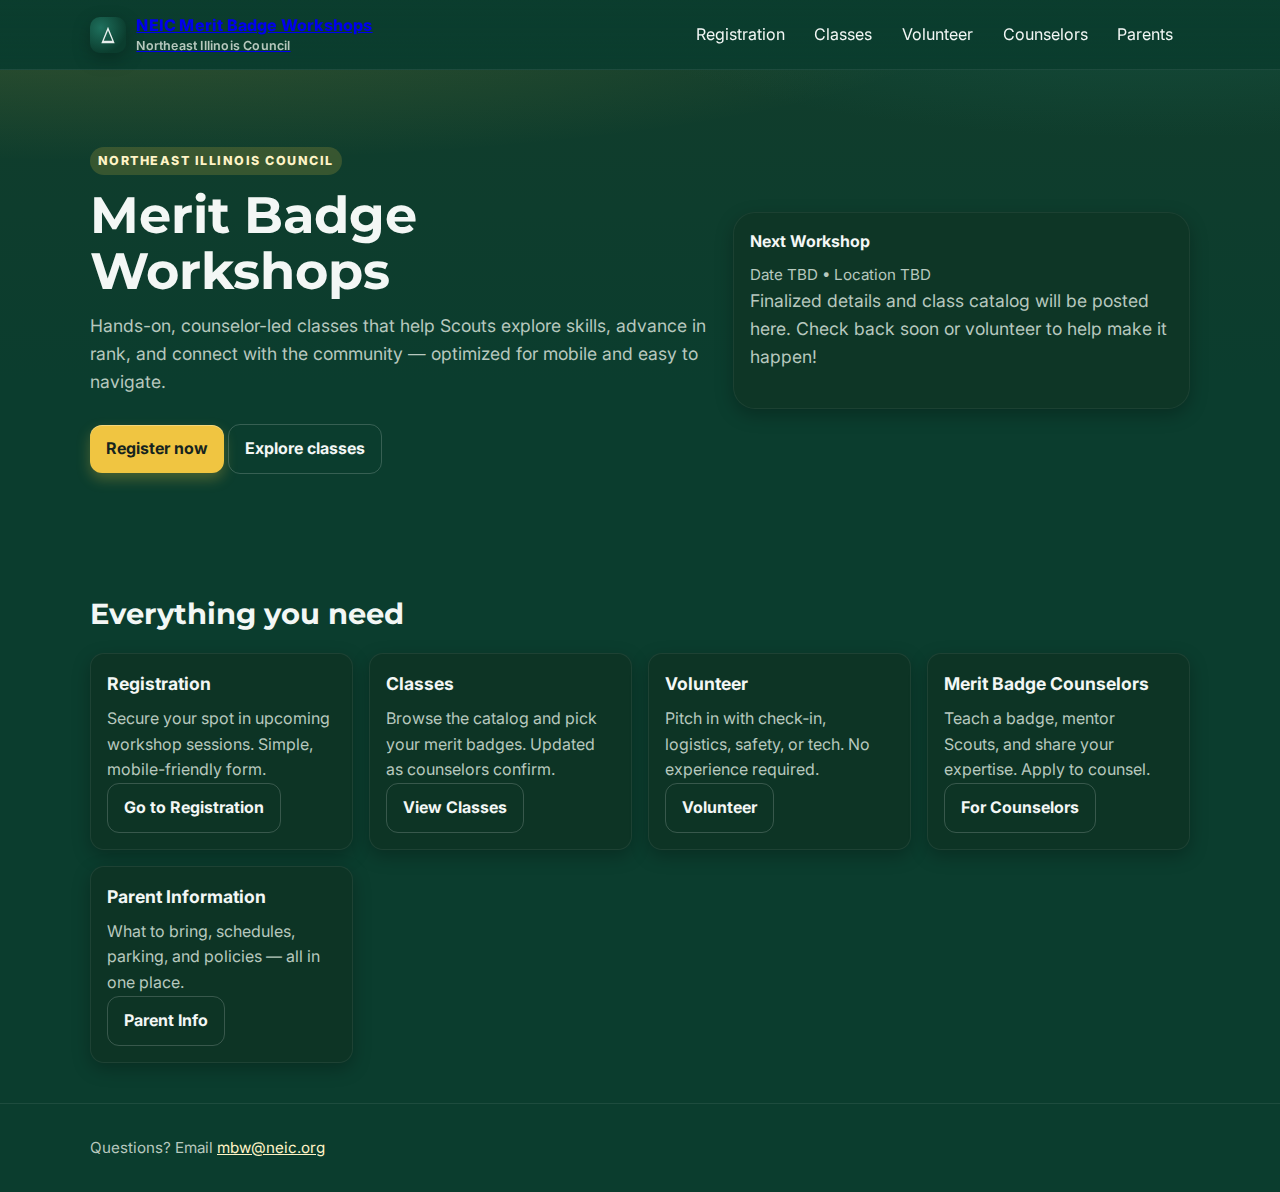
<file: site/index.html>
<!doctype html>
<html lang="en">
  <head>
    <meta charset="utf-8">
    <meta name="viewport" content="width=device-width, initial-scale=1">
    <title>Northeast Illinois Council — Merit Badge Workshops</title>
    <meta name="description" content="Mobile-first site for Northeast Illinois Council Merit Badge Workshops: registration, classes, volunteers, counselors, and parent info.">
    <link rel="preconnect" href="https://fonts.googleapis.com">
    <link rel="preconnect" href="https://fonts.gstatic.com" crossorigin>
    <link href="https://fonts.googleapis.com/css2?family=Inter:wght@400;600;700;800&family=Montserrat:wght@700;900&display=swap" rel="stylesheet">
    <link rel="stylesheet" href="./assets/css/style.css">
  </head>
  <body>
    <a class="skip-link" href="#main">Skip to content</a>

    <header class="site-header">
      <div class="container" style="display:flex; align-items:center; justify-content:space-between; gap:1rem;">
        <a class="brand" href="./index.html" aria-label="NEIC Merit Badge Workshops home">
          <span class="brand__logo" aria-hidden="true">
            <svg width="20" height="20" viewBox="0 0 24 24" fill="none" xmlns="http://www.w3.org/2000/svg" style="opacity:.9">
              <path d="M12 2L4 22h16L12 2Zm0 4.5 5.1 12.5H6.9L12 6.5Z" fill="#fff"/>
            </svg>
          </span>
          <span class="brand__text">NEIC Merit Badge Workshops <span class="brand__sub">Northeast Illinois Council</span></span>
        </a>
        <nav class="site-nav">
          <button class="nav-toggle" aria-label="Open menu" aria-expanded="false" aria-controls="site-menu" data-nav-toggle>
            <svg width="24" height="24" viewBox="0 0 24 24" fill="none" xmlns="http://www.w3.org/2000/svg">
              <path d="M4 6h16M4 12h16M4 18h16" stroke="#fff" stroke-width="2" stroke-linecap="round"/>
            </svg>
          </button>
          <div id="site-menu" class="nav-panel" data-nav-panel>
            <ul class="nav-links">
              <li><a href="registration.html">Registration</a></li>
              <li><a href="classes.html">Classes</a></li>
              <li><a href="volunteer.html">Volunteer</a></li>
              <li><a href="counselors.html">Counselors</a></li>
              <li><a href="parents.html">Parents</a></li>
            </ul>
          </div>
        </nav>
      </div>
    </header>

    <main id="main">
      <section class="hero">
        <div class="container hero__grid">
          <div>
            <span class="eyebrow">Northeast Illinois Council</span>
            <h1>Merit Badge Workshops</h1>
            <p>Hands-on, counselor-led classes that help Scouts explore skills, advance in rank, and connect with the community — optimized for mobile and easy to navigate.</p>
            <div class="stack-sm">
              <a class="btn" href="registration.html">Register now</a>
              <a class="btn btn--outline" href="classes.html">Explore classes</a>
            </div>
          </div>
          <div>
            <div class="hero-card stack-sm">
              <div class="hero-card__title">Next Workshop</div>
              <div class="hero-card__meta">Date TBD • Location TBD</div>
              <p class="help">Finalized details and class catalog will be posted here. Check back soon or volunteer to help make it happen!</p>
            </div>
          </div>
        </div>
      </section>

      <section class="section">
        <div class="container">
          <h2 class="section__title">Everything you need</h2>
          <div class="grid grid--cards">
            <div class="card">
              <h3>Registration</h3>
              <p>Secure your spot in upcoming workshop sessions. Simple, mobile-friendly form.</p>
              <p class="stack-sm"><a class="btn btn--outline" href="registration.html">Go to Registration</a></p>
            </div>
            <div class="card">
              <h3>Classes</h3>
              <p>Browse the catalog and pick your merit badges. Updated as counselors confirm.</p>
              <p class="stack-sm"><a class="btn btn--outline" href="classes.html">View Classes</a></p>
            </div>
            <div class="card">
              <h3>Volunteer</h3>
              <p>Pitch in with check‑in, logistics, safety, or tech. No experience required.</p>
              <p class="stack-sm"><a class="btn btn--outline" href="volunteer.html">Volunteer</a></p>
            </div>
            <div class="card">
              <h3>Merit Badge Counselors</h3>
              <p>Teach a badge, mentor Scouts, and share your expertise. Apply to counsel.</p>
              <p class="stack-sm"><a class="btn btn--outline" href="counselors.html">For Counselors</a></p>
            </div>
            <div class="card">
              <h3>Parent Information</h3>
              <p>What to bring, schedules, parking, and policies — all in one place.</p>
              <p class="stack-sm"><a class="btn btn--outline" href="parents.html">Parent Info</a></p>
            </div>
          </div>
        </div>
      </section>
    </main>

    <footer class="site-footer">
      <div class="container">
        <div>Questions? Email <a href="mailto:mbw@neic.org">mbw@neic.org</a></div>
      </div>
    </footer>

    <script src="./assets/js/main.js" defer></script>
  </body>
</html>
</file>
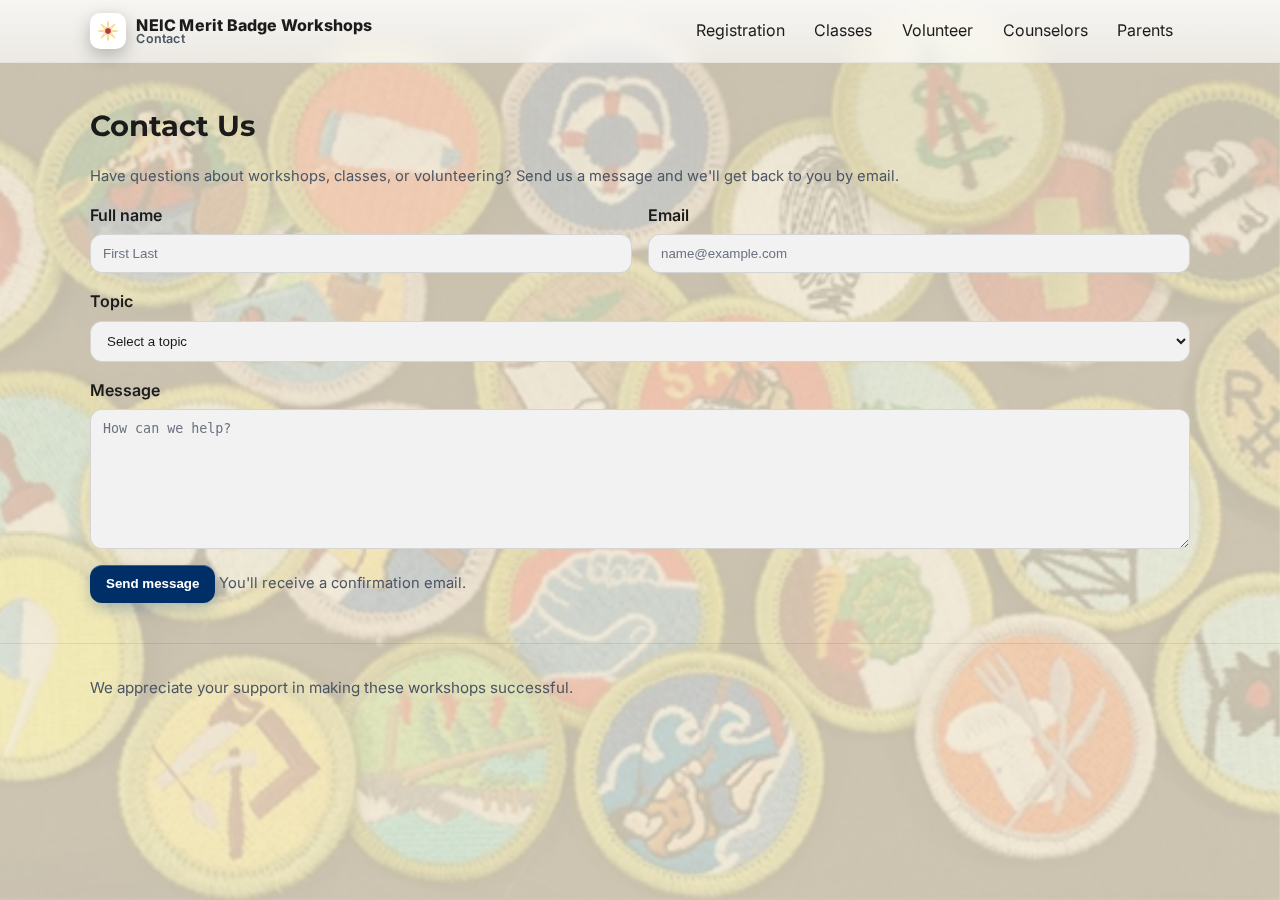
<file: contact.html>
<!doctype html>
<html lang="en">
  <head>
    <meta charset="utf-8">
    <meta name="viewport" content="width=device-width, initial-scale=1">
    <title>Contact — NEIC Merit Badge Workshops</title>
    <meta name="description" content="Contact the Northeast Illinois Council Merit Badge Workshops team.">
    <link rel="preconnect" href="https://fonts.googleapis.com">
    <link rel="preconnect" href="https://fonts.gstatic.com" crossorigin>
    <link href="https://fonts.googleapis.com/css2?family=Inter:wght@400;600;700;800&family=Montserrat:wght@700;900&display=swap" rel="stylesheet">
    <link rel="stylesheet" href="./assets/css/style.css">
    <link rel="icon" href="/favicon.ico?v=2" sizes="any">
    <link rel="shortcut icon" href="/favicon.ico?v=2">
  </head>
  <body>
    <a class="skip-link" href="#main">Skip to content</a>

    <header class="site-header">
      <div class="container" style="display:flex; align-items:center; justify-content:space-between; gap:1rem;">
        <div class="brand">
          <a class="brand__logo-link" href="https://neic.org" target="_blank" rel="noopener" aria-label="Visit NEIC.org">
            <span class="brand__logo" aria-hidden="true">
              <svg width="24" height="24" viewBox="0 0 64 64" fill="none" xmlns="http://www.w3.org/2000/svg" style="opacity:.95">
                <defs>
                  <radialGradient id="g" cx="50%" cy="50%" r="60%">
                    <stop offset="0%" stop-color="#fff8d6"/>
                    <stop offset="70%" stop-color="#f0c541"/>
                    <stop offset="100%" stop-color="#d9a521"/>
                  </radialGradient>
                </defs>
                <path d="M32 6 L36 32 L32 58 L28 32 Z" fill="url(#g)"/>
                <path d="M32 6 L36 32 L32 58 L28 32 Z" fill="url(#g)" transform="rotate(45 32 32)"/>
                <path d="M32 6 L36 32 L32 58 L28 32 Z" fill="url(#g)" transform="rotate(90 32 32)"/>
                <path d="M32 6 L36 32 L32 58 L28 32 Z" fill="url(#g)" transform="rotate(135 32 32)"/>
                <path d="M32 6 L36 32 L32 58 L28 32 Z" fill="url(#g)" transform="rotate(180 32 32)"/>
                <path d="M32 6 L36 32 L32 58 L28 32 Z" fill="url(#g)" transform="rotate(225 32 32)"/>
                <path d="M32 6 L36 32 L32 58 L28 32 Z" fill="url(#g)" transform="rotate(270 32 32)"/>
                <path d="M32 6 L36 32 L32 58 L28 32 Z" fill="url(#g)" transform="rotate(315 32 32)"/>
                <path d="M32 12 L34 32 L32 52 L30 32 Z" fill="#fff4c6"/>
                <path d="M32 12 L34 32 L32 52 L30 32 Z" fill="#fff4c6" transform="rotate(22.5 32 32)"/>
                <path d="M32 12 L34 32 L32 52 L30 32 Z" fill="#fff4c6" transform="rotate(45 32 32)"/>
                <path d="M32 12 L34 32 L32 52 L30 32 Z" fill="#fff4c6" transform="rotate(67.5 32 32)"/>
                <path d="M32 12 L34 32 L32 52 L30 32 Z" fill="#fff4c6" transform="rotate(90 32 32)"/>
                <path d="M32 12 L34 32 L32 52 L30 32 Z" fill="#fff4c6" transform="rotate(112.5 32 32)"/>
                <path d="M32 12 L34 32 L32 52 L30 32 Z" fill="#fff4c6" transform="rotate(135 32 32)"/>
                <path d="M32 12 L34 32 L32 52 L30 32 Z" fill="#fff4c6" transform="rotate(157.5 32 32)"/>
                <circle cx="32" cy="32" r="8.5" fill="#b72d2d" stroke="#ffffff" stroke-width="2"/>
              </svg>
            </span>
          </a>
          <a class="brand__text" href="./index.html" aria-label="NEIC Merit Badge Workshops home">NEIC Merit Badge Workshops <span class="brand__sub">Contact</span></a>
        </div>
        <nav class="site-nav">
          <button class="nav-toggle" aria-label="Open menu" aria-expanded="false" aria-controls="site-menu" data-nav-toggle>
            <svg width="24" height="24" viewBox="0 0 24 24" fill="none" xmlns="http://www.w3.org/2000/svg">
              <path d="M4 6h16M4 12h16M4 18h16" stroke="#fff" stroke-width="2" stroke-linecap="round"/>
            </svg>
          </button>
          <div id="site-menu" class="nav-panel" data-nav-panel>
            <ul class="nav-links">
              <li><a href="registration.html">Registration</a></li>
              <li><a href="classes.html">Classes</a></li>
              <li><a href="volunteer.html">Volunteer</a></li>
              <li><a href="counselors.html">Counselors</a></li>
              <li><a href="parents.html">Parents</a></li>
            </ul>
          </div>
        </nav>
      </div>
    </header>

    <main id="main" class="section">
      <div class="container">
        <h1 class="section__title">Contact Us</h1>
        <p class="help">Have questions about workshops, classes, or volunteering? Send us a message and we'll get back to you by email.</p>

        <form class="form" action="https://formsubmit.co/david.schwartzberg@gmail.com" method="POST">
          <input type="text" name="_honey" style="display:none" tabindex="-1" autocomplete="off" />
          <input type="hidden" name="_captcha" value="true" />
          <input type="hidden" name="_subject" value="NEIC Merit Badge Workshops — Contact Form" />

          <div class="two-col">
            <div class="field">
              <label for="name">Full name</label>
              <input id="name" name="name" type="text" required placeholder="First Last" autocomplete="name" />
            </div>
            <div class="field">
              <label for="email">Email</label>
              <input id="email" name="email" type="email" required placeholder="name@example.com" autocomplete="email" />
            </div>
          </div>

          <div class="field">
            <label for="topic">Topic</label>
            <select id="topic" name="topic" required>
              <option value="" disabled selected>Select a topic</option>
              <option value="registration">Registration</option>
              <option value="classes">Classes</option>
              <option value="volunteering">Volunteering</option>
              <option value="counselors">Counselors</option>
              <option value="other">Other</option>
            </select>
          </div>

          <div class="field">
            <label for="message">Message</label>
            <textarea id="message" name="message" required placeholder="How can we help?"></textarea>
          </div>

          <div>
            <button class="btn" type="submit">Send message</button>
            <span class="help">You'll receive a confirmation email.</span>
          </div>
        </form>
      </div>
    </main>

    <footer class="site-footer">
      <div class="container">
        <div>We appreciate your support in making these workshops successful.</div>
      </div>
    </footer>

    <script src="./assets/js/main.js" defer></script>
  </body>
</html>
</file>
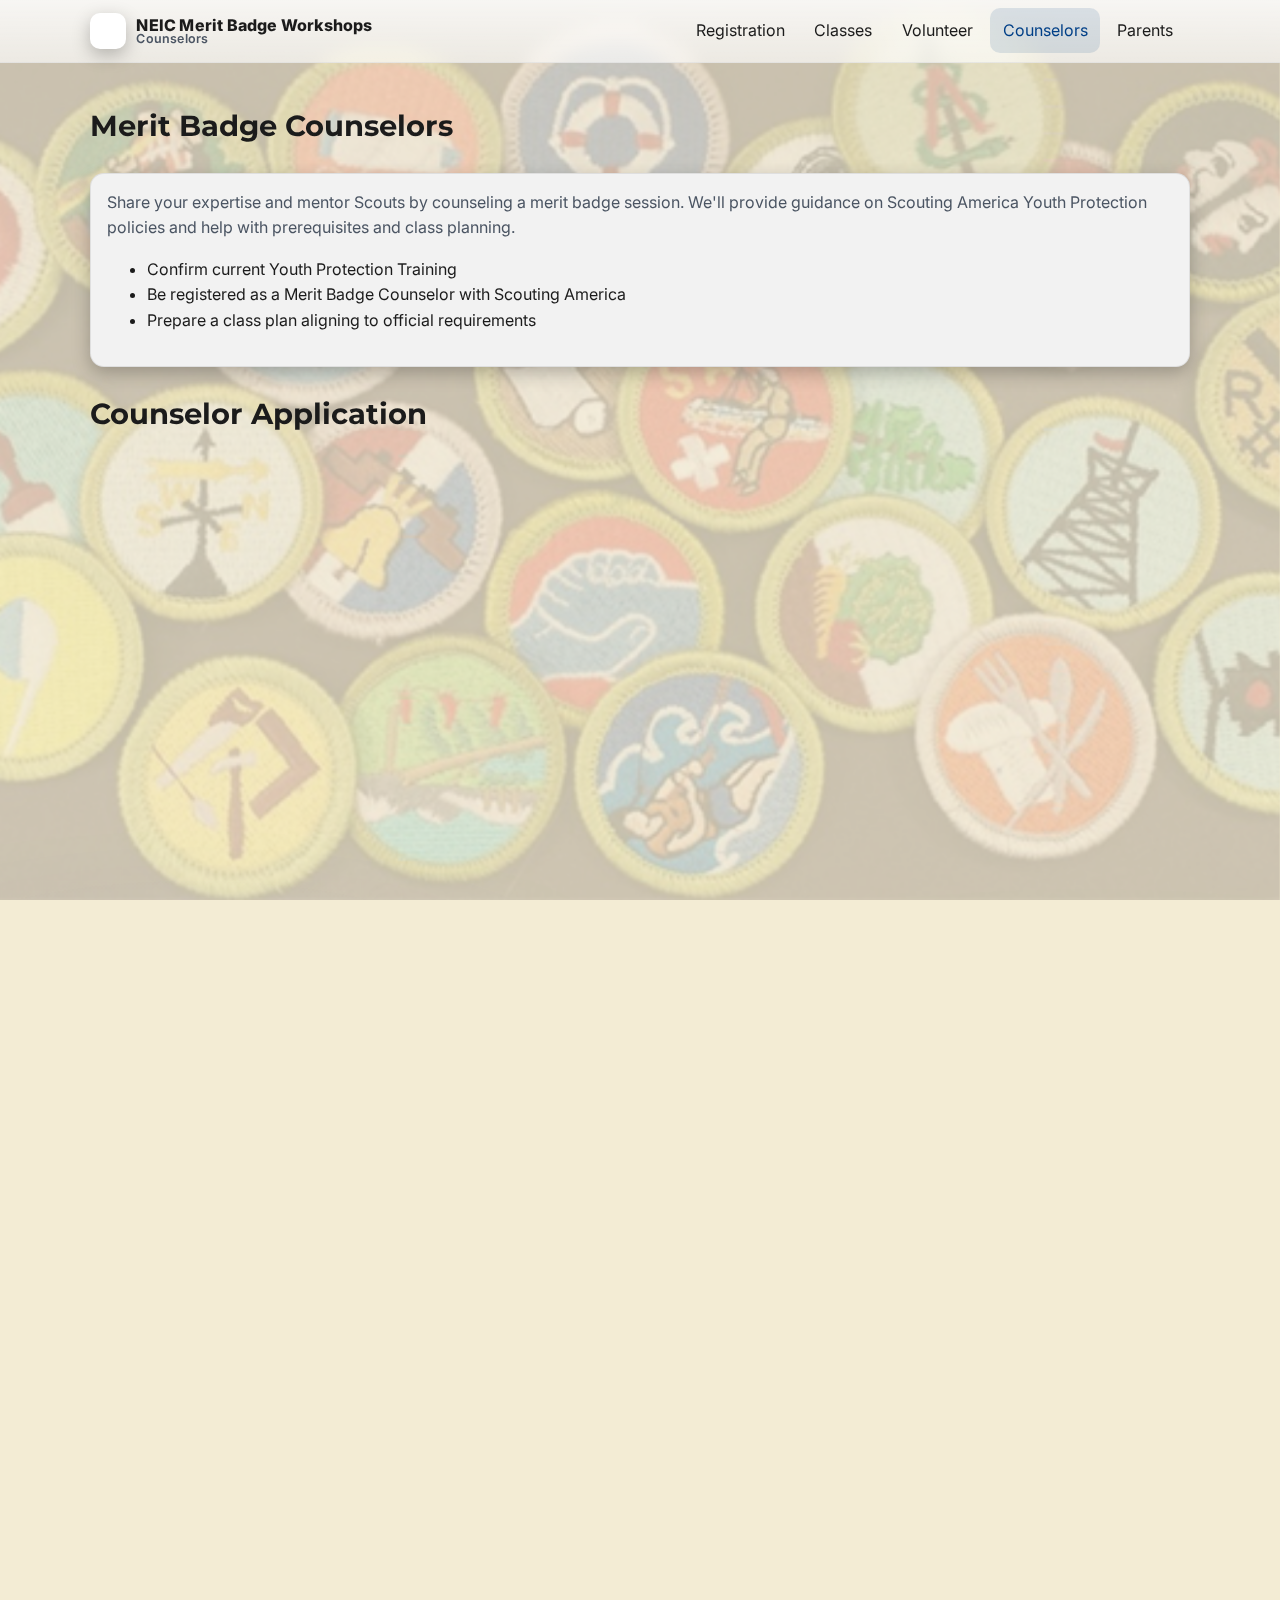
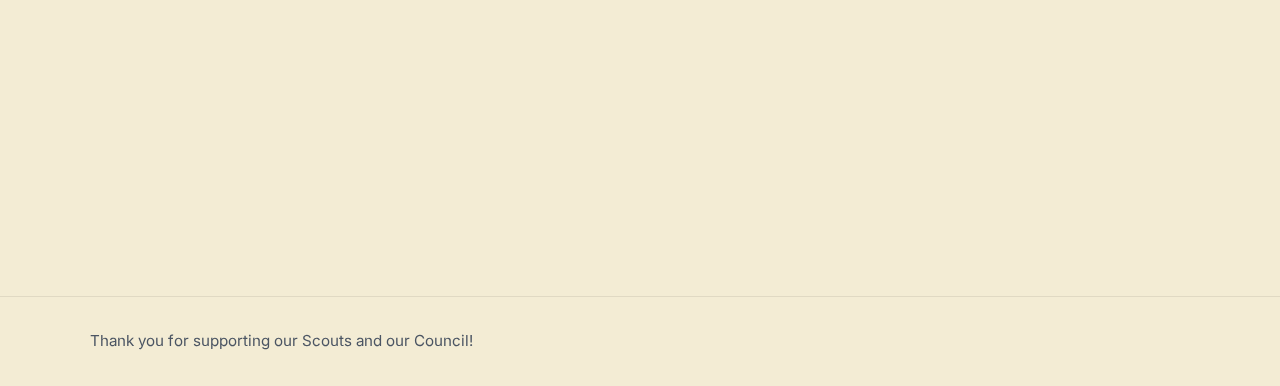
<file: counselors.html>
<!doctype html>
<html lang="en">
  <head>
    <meta charset="utf-8">
    <meta name="viewport" content="width=device-width, initial-scale=1">
    <title>Counselors — NEIC Merit Badge Workshops</title>
    <meta name="description" content="Information and application for NEIC Merit Badge Counselors.">
    <link rel="preconnect" href="https://fonts.googleapis.com">
    <link rel="preconnect" href="https://fonts.gstatic.com" crossorigin>
    <link href="https://fonts.googleapis.com/css2?family=Inter:wght@400;600;700;800&family=Montserrat:wght@700;900&display=swap" rel="stylesheet">
    <link rel="stylesheet" href="./assets/css/style.css">
    <link rel="icon" type="image/x-icon" href="/favicon.ico">
  </head>
  <body>
    <a class="skip-link" href="#main">Skip to content</a>

    <header class="site-header">
      <div class="container" style="display:flex; align-items:center; justify-content:space-between; gap:1rem;">
        <div class="brand">
          <a class="brand__logo-link" href="https://neic.org" target="_blank" rel="noopener" aria-label="Visit NEIC.org">
            <span class="brand__logo" aria-hidden="true">
              <img src="./assets/img/mbw-mark.svg" alt="" width="26" height="26" loading="eager" />
            </span>
          </a>
          <a class="brand__text" href="./index.html" aria-label="NEIC Merit Badge Workshops home">NEIC Merit Badge Workshops <span class="brand__sub">Counselors</span></a>
        </div>
        <nav class="site-nav">
          <button class="nav-toggle" aria-label="Open menu" aria-expanded="false" aria-controls="site-menu" data-nav-toggle>
            <svg width="24" height="24" viewBox="0 0 24 24" fill="none" xmlns="http://www.w3.org/2000/svg">
              <path d="M4 6h16M4 12h16M4 18h16" stroke="#fff" stroke-width="2" stroke-linecap="round"/>
            </svg>
          </button>
          <div id="site-menu" class="nav-panel" data-nav-panel>
            <ul class="nav-links">
              <li><a href="registration.html">Registration</a></li>
              <li><a href="classes.html">Classes</a></li>
              <li><a href="volunteer.html">Volunteer</a></li>
              <li><a href="counselors.html" aria-current="page">Counselors</a></li>
              <li><a href="parents.html">Parents</a></li>
            </ul>
          </div>
        </nav>
      </div>
    </header>

    <main id="main" class="section">
      <div class="container stack-lg">
        <h1 class="section__title">Merit Badge Counselors</h1>
        <div class="card stack-md">
          <p>Share your expertise and mentor Scouts by counseling a merit badge session. We'll provide guidance on Scouting America Youth Protection policies and help with prerequisites and class planning.</p>
          <ul>
            <li>Confirm current Youth Protection Training</li>
            <li>Be registered as a Merit Badge Counselor with Scouting America</li>
            <li>Prepare a class plan aligning to official requirements</li>
          </ul>
        </div>

        <h2 class="section__title">Counselor Application</h2>
        <iframe src="https://docs.google.com/forms/d/e/1FAIpQLSciSjnPrO-RyzU-qTvZOhkFxWWRiKT5ojCIICOr5es3LhSpAw/viewform?embedded=true" width="640" height="1372" frameborder="0" marginheight="0" marginwidth="0">Loading…</iframe>
      </div>
    </main>

    <footer class="site-footer">
      <div class="container">
        <div>Thank you for supporting our Scouts and our Council!</div>
      </div>
    </footer>

    <script src="./assets/js/main.js" defer></script>
  </body>
</html>
</file>
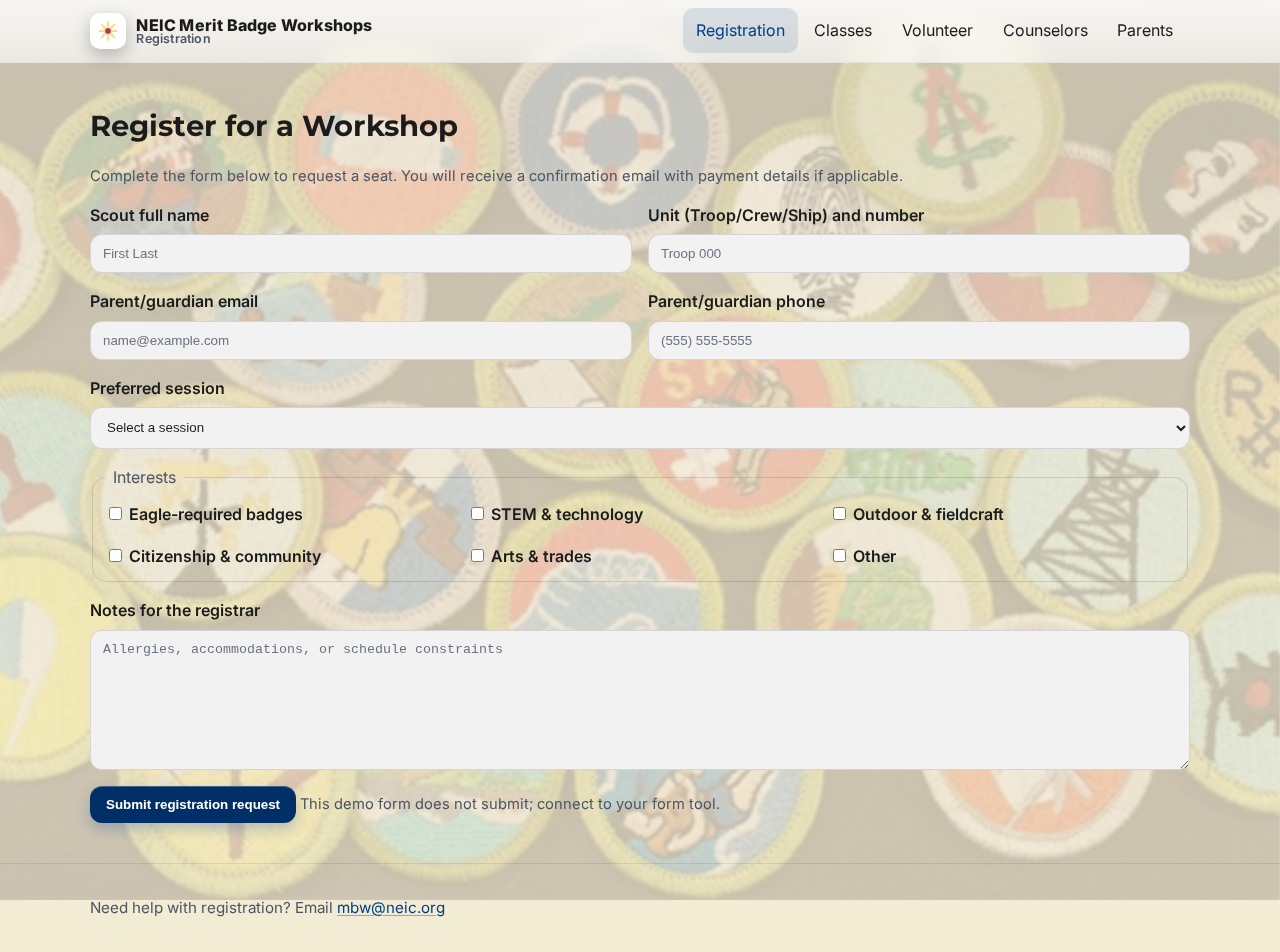
<file: registration.html>
<!doctype html>
<html lang="en">
  <head>
    <meta charset="utf-8">
    <meta name="viewport" content="width=device-width, initial-scale=1">
    <title>Registration — NEIC Merit Badge Workshops</title>
    <meta name="description" content="Register for Northeast Illinois Council Merit Badge Workshops.">
    <link rel="preconnect" href="https://fonts.googleapis.com">
    <link rel="preconnect" href="https://fonts.gstatic.com" crossorigin>
    <link href="https://fonts.googleapis.com/css2?family=Inter:wght@400;600;700;800&family=Montserrat:wght@700;900&display=swap" rel="stylesheet">
    <link rel="stylesheet" href="./assets/css/style.css">
  </head>
  <body>
    <a class="skip-link" href="#main">Skip to content</a>

    <header class="site-header">
      <div class="container" style="display:flex; align-items:center; justify-content:space-between; gap:1rem;">
        <div class="brand">
          <a class="brand__logo-link" href="https://neic.org" target="_blank" rel="noopener" aria-label="Visit NEIC.org">
            <span class="brand__logo" aria-hidden="true">
              <svg width="24" height="24" viewBox="0 0 64 64" fill="none" xmlns="http://www.w3.org/2000/svg" style="opacity:.95">
                <defs>
                  <radialGradient id="g" cx="50%" cy="50%" r="60%">
                    <stop offset="0%" stop-color="#fff8d6"/>
                    <stop offset="70%" stop-color="#f0c541"/>
                    <stop offset="100%" stop-color="#d9a521"/>
                  </radialGradient>
                </defs>
                <path d="M32 6 L36 32 L32 58 L28 32 Z" fill="url(#g)"/>
                <path d="M32 6 L36 32 L32 58 L28 32 Z" fill="url(#g)" transform="rotate(45 32 32)"/>
                <path d="M32 6 L36 32 L32 58 L28 32 Z" fill="url(#g)" transform="rotate(90 32 32)"/>
                <path d="M32 6 L36 32 L32 58 L28 32 Z" fill="url(#g)" transform="rotate(135 32 32)"/>
                <path d="M32 6 L36 32 L32 58 L28 32 Z" fill="url(#g)" transform="rotate(180 32 32)"/>
                <path d="M32 6 L36 32 L32 58 L28 32 Z" fill="url(#g)" transform="rotate(225 32 32)"/>
                <path d="M32 6 L36 32 L32 58 L28 32 Z" fill="url(#g)" transform="rotate(270 32 32)"/>
                <path d="M32 6 L36 32 L32 58 L28 32 Z" fill="url(#g)" transform="rotate(315 32 32)"/>
                <path d="M32 12 L34 32 L32 52 L30 32 Z" fill="#fff4c6"/>
                <path d="M32 12 L34 32 L32 52 L30 32 Z" fill="#fff4c6" transform="rotate(22.5 32 32)"/>
                <path d="M32 12 L34 32 L32 52 L30 32 Z" fill="#fff4c6" transform="rotate(45 32 32)"/>
                <path d="M32 12 L34 32 L32 52 L30 32 Z" fill="#fff4c6" transform="rotate(67.5 32 32)"/>
                <path d="M32 12 L34 32 L32 52 L30 32 Z" fill="#fff4c6" transform="rotate(90 32 32)"/>
                <path d="M32 12 L34 32 L32 52 L30 32 Z" fill="#fff4c6" transform="rotate(112.5 32 32)"/>
                <path d="M32 12 L34 32 L32 52 L30 32 Z" fill="#fff4c6" transform="rotate(135 32 32)"/>
                <path d="M32 12 L34 32 L32 52 L30 32 Z" fill="#fff4c6" transform="rotate(157.5 32 32)"/>
                <circle cx="32" cy="32" r="8.5" fill="#b72d2d" stroke="#ffffff" stroke-width="2"/>
              </svg>
            </span>
          </a>
          <a class="brand__text" href="./index.html" aria-label="NEIC Merit Badge Workshops home">NEIC Merit Badge Workshops <span class="brand__sub">Registration</span></a>
        </div>
        <nav class="site-nav">
          <button class="nav-toggle" aria-label="Open menu" aria-expanded="false" aria-controls="site-menu" data-nav-toggle>
            <svg width="24" height="24" viewBox="0 0 24 24" fill="none" xmlns="http://www.w3.org/2000/svg">
              <path d="M4 6h16M4 12h16M4 18h16" stroke="#fff" stroke-width="2" stroke-linecap="round"/>
            </svg>
          </button>
          <div id="site-menu" class="nav-panel" data-nav-panel>
            <ul class="nav-links">
              <li><a href="registration.html" aria-current="page">Registration</a></li>
              <li><a href="classes.html">Classes</a></li>
              <li><a href="volunteer.html">Volunteer</a></li>
              <li><a href="counselors.html">Counselors</a></li>
              <li><a href="parents.html">Parents</a></li>
            </ul>
          </div>
        </nav>
      </div>
    </header>

    <main id="main" class="section">
      <div class="container">
        <h1 class="section__title">Register for a Workshop</h1>
        <p class="help">Complete the form below to request a seat. You will receive a confirmation email with payment details if applicable.</p>

        <form class="form" action="#" method="post" novalidate>
          <div class="two-col">
            <div class="field">
              <label for="scoutName">Scout full name</label>
              <input id="scoutName" name="scoutName" type="text" required placeholder="First Last" autocomplete="name" />
            </div>
            <div class="field">
              <label for="unit">Unit (Troop/Crew/Ship) and number</label>
              <input id="unit" name="unit" type="text" required placeholder="Troop 000" />
            </div>
          </div>

          <div class="two-col">
            <div class="field">
              <label for="email">Parent/guardian email</label>
              <input id="email" name="email" type="email" required placeholder="name@example.com" autocomplete="email" />
            </div>
            <div class="field">
              <label for="phone">Parent/guardian phone</label>
              <input id="phone" name="phone" type="tel" required placeholder="(555) 555-5555" autocomplete="tel" />
            </div>
          </div>

          <div class="field">
            <label for="session">Preferred session</label>
            <select id="session" name="session" required>
              <option value="" disabled selected>Select a session</option>
              <option value="tbd">TBD - to be announced</option>
            </select>
          </div>

          <fieldset>
            <legend>Interests</legend>
            <div class="three-col">
              <label><input type="checkbox" name="interests" value="eagle"/> Eagle-required badges</label>
              <label><input type="checkbox" name="interests" value="stem"/> STEM & technology</label>
              <label><input type="checkbox" name="interests" value="outdoor"/> Outdoor & fieldcraft</label>
              <label><input type="checkbox" name="interests" value="citizenship"/> Citizenship & community</label>
              <label><input type="checkbox" name="interests" value="arts"/> Arts & trades</label>
              <label><input type="checkbox" name="interests" value="other"/> Other</label>
            </div>
          </fieldset>

          <div class="field">
            <label for="notes">Notes for the registrar</label>
            <textarea id="notes" name="notes" placeholder="Allergies, accommodations, or schedule constraints"></textarea>
          </div>

          <div>
            <button class="btn" type="submit">Submit registration request</button>
            <span class="help">This demo form does not submit; connect to your form tool.</span>
          </div>
        </form>
      </div>
    </main>

    <footer class="site-footer">
      <div class="container">
        <div>Need help with registration? Email <a href="mailto:mbw@neic.org">mbw@neic.org</a></div>
      </div>
    </footer>

    <script src="./assets/js/main.js" defer></script>
  </body>
</html>
</file>
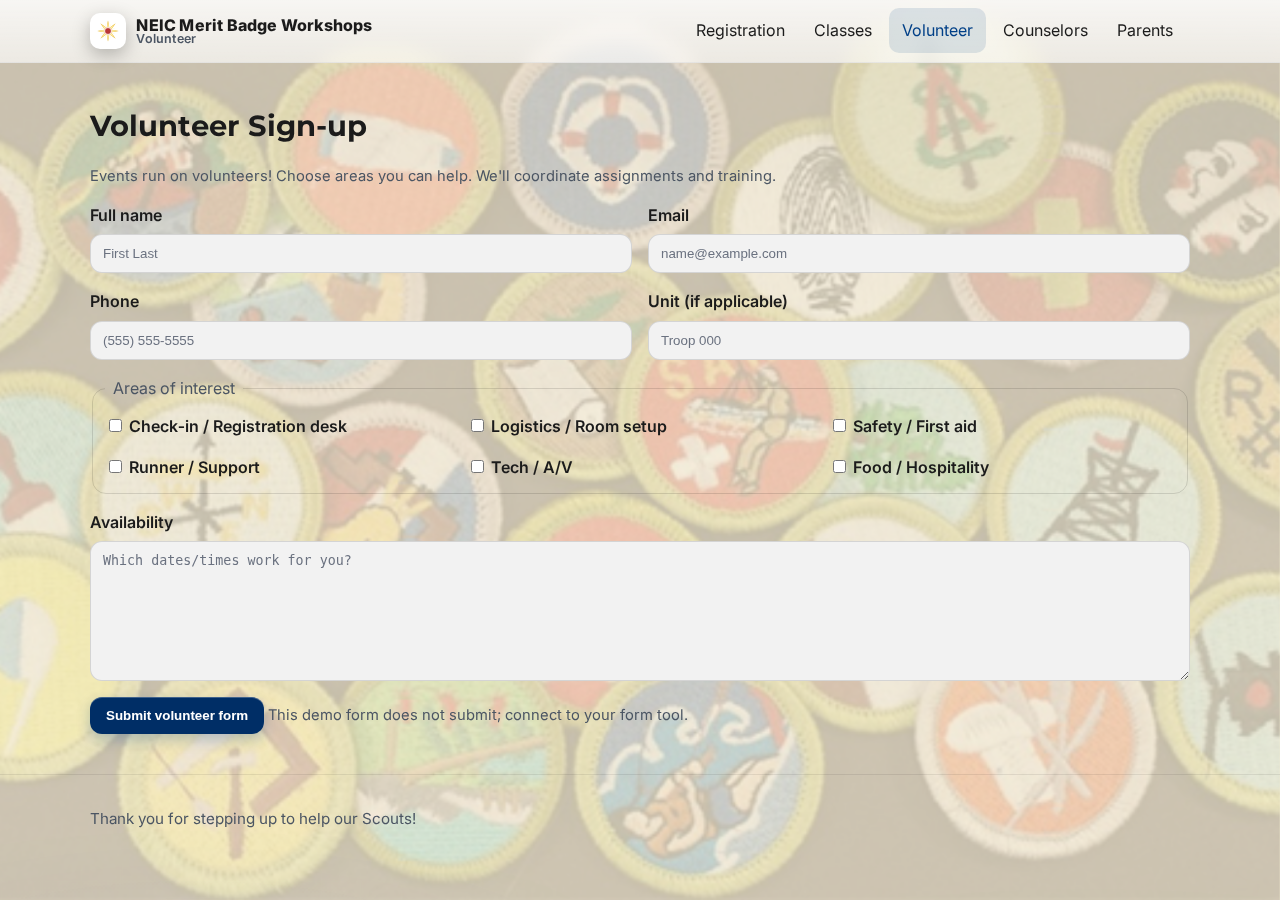
<file: volunteer.html>
<!doctype html>
<html lang="en">
  <head>
    <meta charset="utf-8">
    <meta name="viewport" content="width=device-width, initial-scale=1">
    <title>Volunteer — NEIC Merit Badge Workshops</title>
    <meta name="description" content="Volunteer to help run NEIC Merit Badge Workshops.">
    <link rel="preconnect" href="https://fonts.googleapis.com">
    <link rel="preconnect" href="https://fonts.gstatic.com" crossorigin>
    <link href="https://fonts.googleapis.com/css2?family=Inter:wght@400;600;700;800&family=Montserrat:wght@700;900&display=swap" rel="stylesheet">
    <link rel="stylesheet" href="./assets/css/style.css">
    <link rel="icon" type="image/x-icon" href="/favicon.ico">
  </head>
  <body>
    <a class="skip-link" href="#main">Skip to content</a>

    <header class="site-header">
      <div class="container" style="display:flex; align-items:center; justify-content:space-between; gap:1rem;">
        <div class="brand">
          <a class="brand__logo-link" href="https://neic.org" target="_blank" rel="noopener" aria-label="Visit NEIC.org">
            <span class="brand__logo" aria-hidden="true">
              <svg width="24" height="24" viewBox="0 0 64 64" fill="none" xmlns="http://www.w3.org/2000/svg" style="opacity:.95">
                <defs>
                  <radialGradient id="g" cx="50%" cy="50%" r="60%">
                    <stop offset="0%" stop-color="#fff8d6"/>
                    <stop offset="70%" stop-color="#f0c541"/>
                    <stop offset="100%" stop-color="#d9a521"/>
                  </radialGradient>
                </defs>
                <path d="M32 6 L36 32 L32 58 L28 32 Z" fill="url(#g)"/>
                <path d="M32 6 L36 32 L32 58 L28 32 Z" fill="url(#g)" transform="rotate(45 32 32)"/>
                <path d="M32 6 L36 32 L32 58 L28 32 Z" fill="url(#g)" transform="rotate(90 32 32)"/>
                <path d="M32 6 L36 32 L32 58 L28 32 Z" fill="url(#g)" transform="rotate(135 32 32)"/>
                <path d="M32 6 L36 32 L32 58 L28 32 Z" fill="url(#g)" transform="rotate(180 32 32)"/>
                <path d="M32 6 L36 32 L32 58 L28 32 Z" fill="url(#g)" transform="rotate(225 32 32)"/>
                <path d="M32 6 L36 32 L32 58 L28 32 Z" fill="url(#g)" transform="rotate(270 32 32)"/>
                <path d="M32 6 L36 32 L32 58 L28 32 Z" fill="url(#g)" transform="rotate(315 32 32)"/>
                <path d="M32 12 L34 32 L32 52 L30 32 Z" fill="#fff4c6"/>
                <path d="M32 12 L34 32 L32 52 L30 32 Z" fill="#fff4c6" transform="rotate(22.5 32 32)"/>
                <path d="M32 12 L34 32 L32 52 L30 32 Z" fill="#fff4c6" transform="rotate(45 32 32)"/>
                <path d="M32 12 L34 32 L32 52 L30 32 Z" fill="#fff4c6" transform="rotate(67.5 32 32)"/>
                <path d="M32 12 L34 32 L32 52 L30 32 Z" fill="#fff4c6" transform="rotate(90 32 32)"/>
                <path d="M32 12 L34 32 L32 52 L30 32 Z" fill="#fff4c6" transform="rotate(112.5 32 32)"/>
                <path d="M32 12 L34 32 L32 52 L30 32 Z" fill="#fff4c6" transform="rotate(135 32 32)"/>
                <path d="M32 12 L34 32 L32 52 L30 32 Z" fill="#fff4c6" transform="rotate(157.5 32 32)"/>
                <circle cx="32" cy="32" r="8.5" fill="#b72d2d" stroke="#ffffff" stroke-width="2"/>
              </svg>
            </span>
          </a>
          <a class="brand__text" href="./index.html" aria-label="NEIC Merit Badge Workshops home">NEIC Merit Badge Workshops <span class="brand__sub">Volunteer</span></a>
        </div>
        <nav class="site-nav">
          <button class="nav-toggle" aria-label="Open menu" aria-expanded="false" aria-controls="site-menu" data-nav-toggle>
            <svg width="24" height="24" viewBox="0 0 24 24" fill="none" xmlns="http://www.w3.org/2000/svg">
              <path d="M4 6h16M4 12h16M4 18h16" stroke="#fff" stroke-width="2" stroke-linecap="round"/>
            </svg>
          </button>
          <div id="site-menu" class="nav-panel" data-nav-panel>
            <ul class="nav-links">
              <li><a href="registration.html">Registration</a></li>
              <li><a href="classes.html">Classes</a></li>
              <li><a href="volunteer.html" aria-current="page">Volunteer</a></li>
              <li><a href="counselors.html">Counselors</a></li>
              <li><a href="parents.html">Parents</a></li>
            </ul>
          </div>
        </nav>
      </div>
    </header>

    <main id="main" class="section">
      <div class="container">
        <h1 class="section__title">Volunteer Sign-up</h1>
        <p class="help">Events run on volunteers! Choose areas you can help. We'll coordinate assignments and training.</p>

        <form class="form" action="#" method="post" novalidate>
          <div class="two-col">
            <div class="field">
              <label for="name">Full name</label>
              <input id="name" name="name" type="text" required placeholder="First Last" autocomplete="name" />
            </div>
            <div class="field">
              <label for="email">Email</label>
              <input id="email" name="email" type="email" required placeholder="name@example.com" autocomplete="email" />
            </div>
          </div>

          <div class="two-col">
            <div class="field">
              <label for="phone">Phone</label>
              <input id="phone" name="phone" type="tel" required placeholder="(555) 555-5555" autocomplete="tel" />
            </div>
            <div class="field">
              <label for="unit">Unit (if applicable)</label>
              <input id="unit" name="unit" type="text" placeholder="Troop 000" />
            </div>
          </div>

          <fieldset>
            <legend>Areas of interest</legend>
            <div class="three-col">
              <label><input type="checkbox" name="areas" value="checkin"/> Check‑in / Registration desk</label>
              <label><input type="checkbox" name="areas" value="logistics"/> Logistics / Room setup</label>
              <label><input type="checkbox" name="areas" value="safety"/> Safety / First aid</label>
              <label><input type="checkbox" name="areas" value="runner"/> Runner / Support</label>
              <label><input type="checkbox" name="areas" value="tech"/> Tech / A/V</label>
              <label><input type="checkbox" name="areas" value="food"/> Food / Hospitality</label>
            </div>
          </fieldset>

          <div class="field">
            <label for="availability">Availability</label>
            <textarea id="availability" name="availability" placeholder="Which dates/times work for you?"></textarea>
          </div>

          <div>
            <button class="btn" type="submit">Submit volunteer form</button>
            <span class="help">This demo form does not submit; connect to your form tool.</span>
          </div>
        </form>
      </div>
    </main>

    <footer class="site-footer">
      <div class="container">
        <div>Thank you for stepping up to help our Scouts!</div>
      </div>
    </footer>

    <script src="./assets/js/main.js" defer></script>
  </body>
</html>
</file>
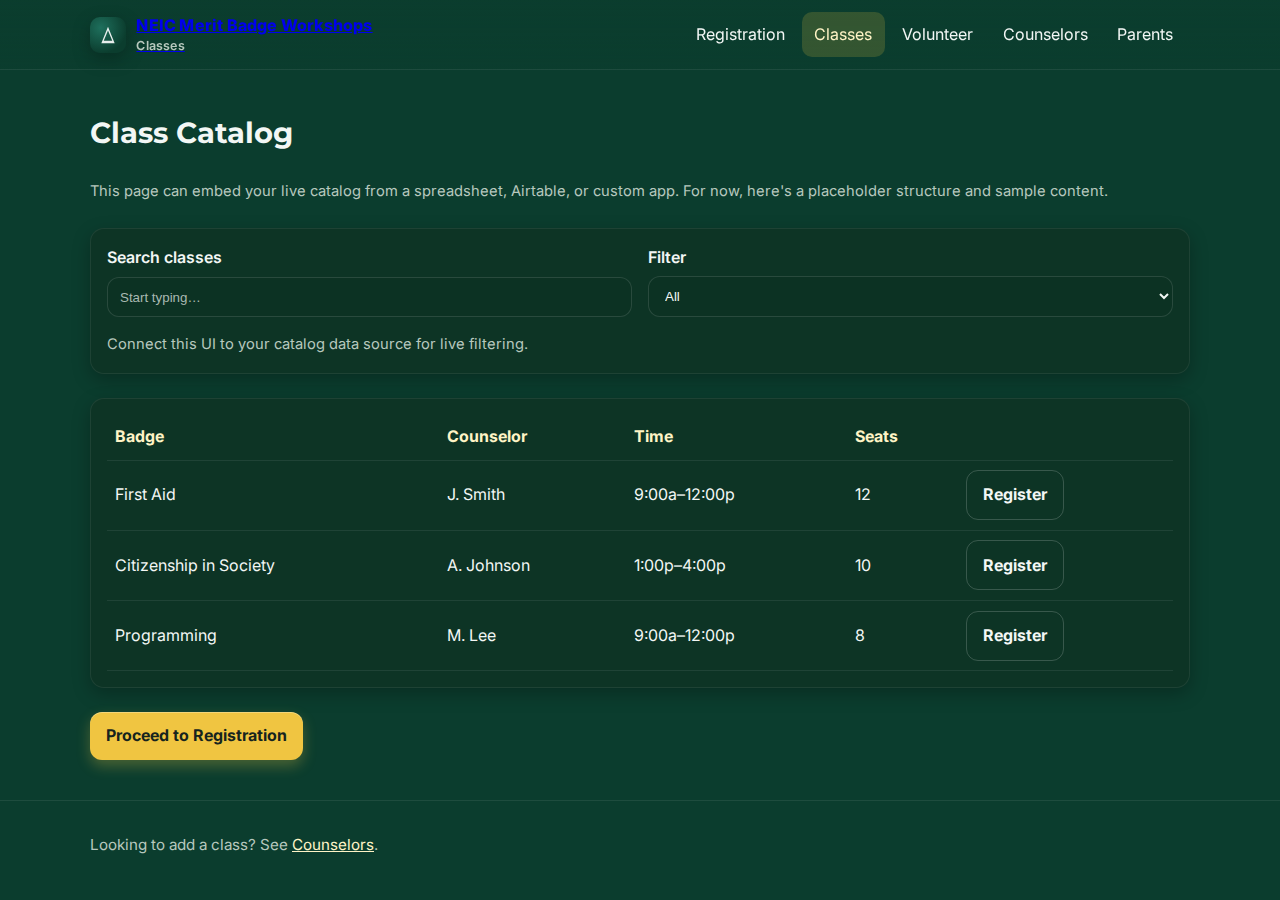
<file: site/classes.html>
<!doctype html>
<html lang="en">
  <head>
    <meta charset="utf-8">
    <meta name="viewport" content="width=device-width, initial-scale=1">
    <title>Classes — NEIC Merit Badge Workshops</title>
    <meta name="description" content="Browse the NEIC Merit Badge Workshops class catalog and schedule.">
    <link rel="preconnect" href="https://fonts.googleapis.com">
    <link rel="preconnect" href="https://fonts.gstatic.com" crossorigin>
    <link href="https://fonts.googleapis.com/css2?family=Inter:wght@400;600;700;800&family=Montserrat:wght@700;900&display=swap" rel="stylesheet">
    <link rel="stylesheet" href="./assets/css/style.css">
  </head>
  <body>
    <a class="skip-link" href="#main">Skip to content</a>

    <header class="site-header">
      <div class="container" style="display:flex; align-items:center; justify-content:space-between; gap:1rem;">
        <a class="brand" href="./index.html" aria-label="NEIC Merit Badge Workshops home">
          <span class="brand__logo" aria-hidden="true">
            <svg width="20" height="20" viewBox="0 0 24 24" fill="none" xmlns="http://www.w3.org/2000/svg" style="opacity:.9">
              <path d="M12 2L4 22h16L12 2Zm0 4.5 5.1 12.5H6.9L12 6.5Z" fill="#fff"/>
            </svg>
          </span>
          <span class="brand__text">NEIC Merit Badge Workshops <span class="brand__sub">Classes</span></span>
        </a>
        <nav class="site-nav">
          <button class="nav-toggle" aria-label="Open menu" aria-expanded="false" aria-controls="site-menu" data-nav-toggle>
            <svg width="24" height="24" viewBox="0 0 24 24" fill="none" xmlns="http://www.w3.org/2000/svg">
              <path d="M4 6h16M4 12h16M4 18h16" stroke="#fff" stroke-width="2" stroke-linecap="round"/>
            </svg>
          </button>
          <div id="site-menu" class="nav-panel" data-nav-panel>
            <ul class="nav-links">
              <li><a href="registration.html">Registration</a></li>
              <li><a href="classes.html" aria-current="page">Classes</a></li>
              <li><a href="volunteer.html">Volunteer</a></li>
              <li><a href="counselors.html">Counselors</a></li>
              <li><a href="parents.html">Parents</a></li>
            </ul>
          </div>
        </nav>
      </div>
    </header>

    <main id="main" class="section">
      <div class="container stack-lg">
        <h1 class="section__title">Class Catalog</h1>
        <p class="help">This page can embed your live catalog from a spreadsheet, Airtable, or custom app. For now, here's a placeholder structure and sample content.</p>

        <div class="card stack-md">
          <div class="two-col">
            <div class="field">
              <label for="search">Search classes</label>
              <input id="search" type="text" placeholder="Start typing…" />
            </div>
            <div class="field">
              <label for="filters">Filter</label>
              <select id="filters">
                <option value="all">All</option>
                <option value="eagle">Eagle-required</option>
                <option value="stem">STEM</option>
                <option value="outdoor">Outdoor</option>
              </select>
            </div>
          </div>
          <div class="help">Connect this UI to your catalog data source for live filtering.</div>
        </div>

        <div class="card">
          <table class="table">
            <thead>
              <tr>
                <th>Badge</th>
                <th>Counselor</th>
                <th>Time</th>
                <th>Seats</th>
                <th></th>
              </tr>
            </thead>
            <tbody>
              <tr>
                <td>First Aid</td>
                <td>J. Smith</td>
                <td>9:00a–12:00p</td>
                <td>12</td>
                <td><a class="btn btn--outline" href="registration.html">Register</a></td>
              </tr>
              <tr>
                <td>Citizenship in Society</td>
                <td>A. Johnson</td>
                <td>1:00p–4:00p</td>
                <td>10</td>
                <td><a class="btn btn--outline" href="registration.html">Register</a></td>
              </tr>
              <tr>
                <td>Programming</td>
                <td>M. Lee</td>
                <td>9:00a–12:00p</td>
                <td>8</td>
                <td><a class="btn btn--outline" href="registration.html">Register</a></td>
              </tr>
            </tbody>
          </table>
        </div>

        <div>
          <a class="btn" href="registration.html">Proceed to Registration</a>
        </div>
      </div>
    </main>

    <footer class="site-footer">
      <div class="container">
        <div>Looking to add a class? See <a href="counselors.html">Counselors</a>.</div>
      </div>
    </footer>

    <script src="./assets/js/main.js" defer></script>
  </body>
</html>
</file>
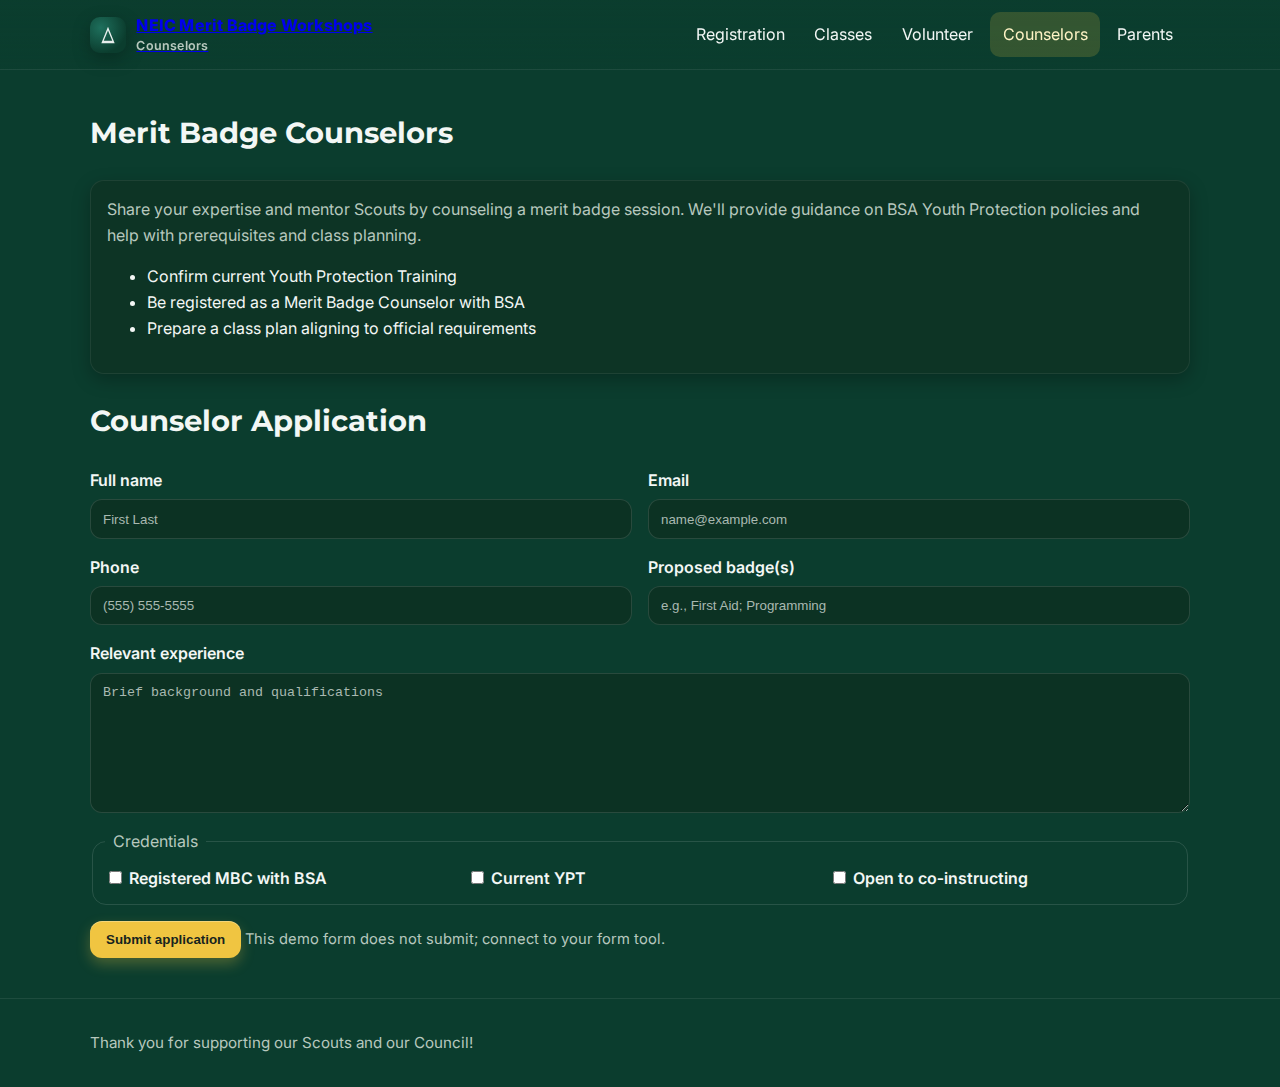
<file: site/counselors.html>
<!doctype html>
<html lang="en">
  <head>
    <meta charset="utf-8">
    <meta name="viewport" content="width=device-width, initial-scale=1">
    <title>Counselors — NEIC Merit Badge Workshops</title>
    <meta name="description" content="Information and application for NEIC Merit Badge Counselors.">
    <link rel="preconnect" href="https://fonts.googleapis.com">
    <link rel="preconnect" href="https://fonts.gstatic.com" crossorigin>
    <link href="https://fonts.googleapis.com/css2?family=Inter:wght@400;600;700;800&family=Montserrat:wght@700;900&display=swap" rel="stylesheet">
    <link rel="stylesheet" href="./assets/css/style.css">
  </head>
  <body>
    <a class="skip-link" href="#main">Skip to content</a>

    <header class="site-header">
      <div class="container" style="display:flex; align-items:center; justify-content:space-between; gap:1rem;">
        <a class="brand" href="./index.html" aria-label="NEIC Merit Badge Workshops home">
          <span class="brand__logo" aria-hidden="true">
            <svg width="20" height="20" viewBox="0 0 24 24" fill="none" xmlns="http://www.w3.org/2000/svg" style="opacity:.9">
              <path d="M12 2L4 22h16L12 2Zm0 4.5 5.1 12.5H6.9L12 6.5Z" fill="#fff"/>
            </svg>
          </span>
          <span class="brand__text">NEIC Merit Badge Workshops <span class="brand__sub">Counselors</span></span>
        </a>
        <nav class="site-nav">
          <button class="nav-toggle" aria-label="Open menu" aria-expanded="false" aria-controls="site-menu" data-nav-toggle>
            <svg width="24" height="24" viewBox="0 0 24 24" fill="none" xmlns="http://www.w3.org/2000/svg">
              <path d="M4 6h16M4 12h16M4 18h16" stroke="#fff" stroke-width="2" stroke-linecap="round"/>
            </svg>
          </button>
          <div id="site-menu" class="nav-panel" data-nav-panel>
            <ul class="nav-links">
              <li><a href="registration.html">Registration</a></li>
              <li><a href="classes.html">Classes</a></li>
              <li><a href="volunteer.html">Volunteer</a></li>
              <li><a href="counselors.html" aria-current="page">Counselors</a></li>
              <li><a href="parents.html">Parents</a></li>
            </ul>
          </div>
        </nav>
      </div>
    </header>

    <main id="main" class="section">
      <div class="container stack-lg">
        <h1 class="section__title">Merit Badge Counselors</h1>
        <div class="card stack-md">
          <p>Share your expertise and mentor Scouts by counseling a merit badge session. We'll provide guidance on BSA Youth Protection policies and help with prerequisites and class planning.</p>
          <ul>
            <li>Confirm current Youth Protection Training</li>
            <li>Be registered as a Merit Badge Counselor with BSA</li>
            <li>Prepare a class plan aligning to official requirements</li>
          </ul>
        </div>

        <h2 class="section__title">Counselor Application</h2>
        <form class="form" action="#" method="post" novalidate>
          <div class="two-col">
            <div class="field">
              <label for="name">Full name</label>
              <input id="name" name="name" type="text" required placeholder="First Last" autocomplete="name" />
            </div>
            <div class="field">
              <label for="email">Email</label>
              <input id="email" name="email" type="email" required placeholder="name@example.com" autocomplete="email" />
            </div>
          </div>

          <div class="two-col">
            <div class="field">
              <label for="phone">Phone</label>
              <input id="phone" name="phone" type="tel" required placeholder="(555) 555-5555" autocomplete="tel" />
            </div>
            <div class="field">
              <label for="badge">Proposed badge(s)</label>
              <input id="badge" name="badge" type="text" required placeholder="e.g., First Aid; Programming" />
            </div>
          </div>

          <div class="field">
            <label for="experience">Relevant experience</label>
            <textarea id="experience" name="experience" placeholder="Brief background and qualifications"></textarea>
          </div>

          <fieldset>
            <legend>Credentials</legend>
            <div class="three-col">
              <label><input type="checkbox" name="credentials" value="registered"/> Registered MBC with BSA</label>
              <label><input type="checkbox" name="credentials" value="ypt"/> Current YPT</label>
              <label><input type="checkbox" name="credentials" value="co-instructor"/> Open to co‑instructing</label>
            </div>
          </fieldset>

          <div>
            <button class="btn" type="submit">Submit application</button>
            <span class="help">This demo form does not submit; connect to your form tool.</span>
          </div>
        </form>
      </div>
    </main>

    <footer class="site-footer">
      <div class="container">
        <div>Thank you for supporting our Scouts and our Council!</div>
      </div>
    </footer>

    <script src="./assets/js/main.js" defer></script>
  </body>
</html>
</file>
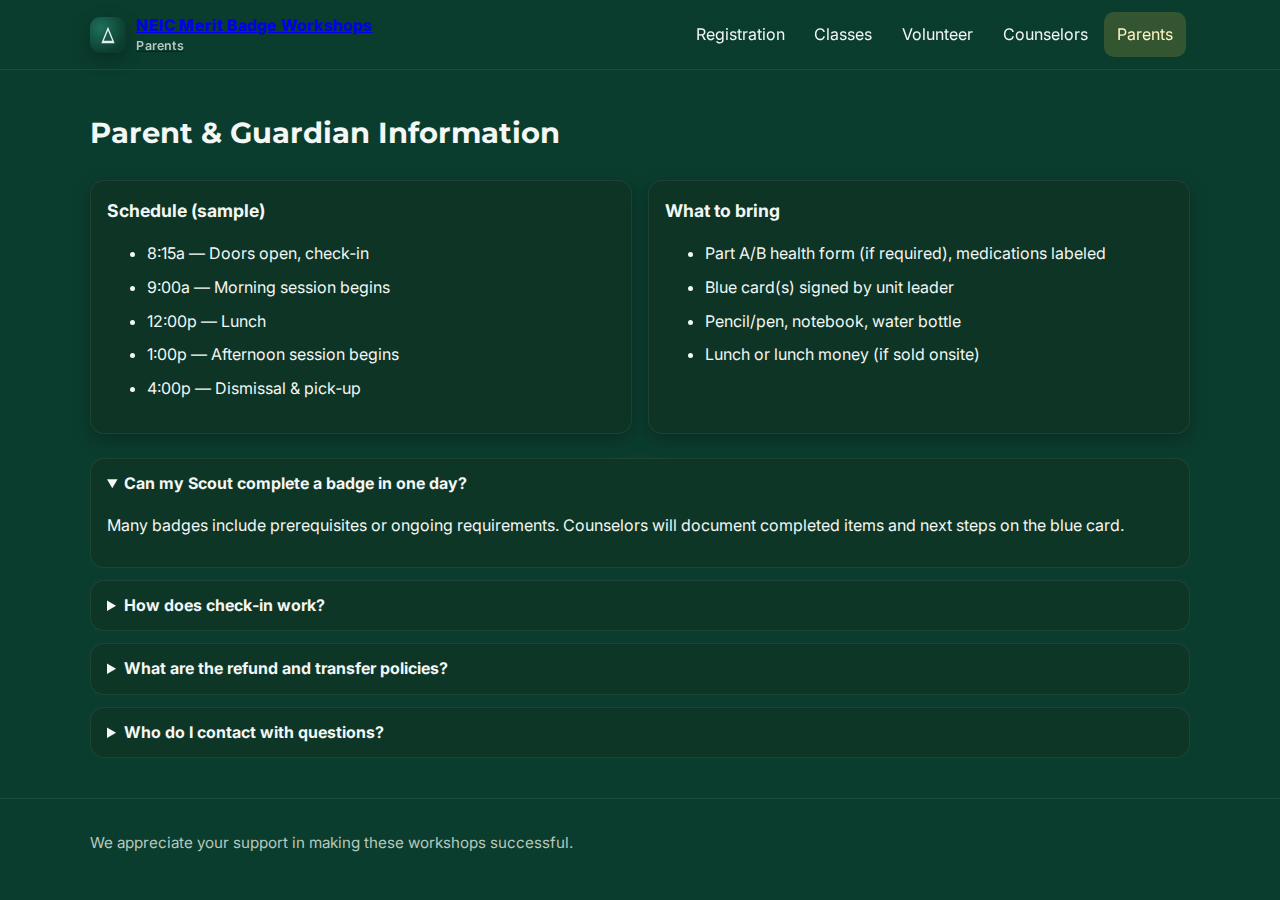
<file: site/parents.html>
<!doctype html>
<html lang="en">
  <head>
    <meta charset="utf-8">
    <meta name="viewport" content="width=device-width, initial-scale=1">
    <title>Parent Information — NEIC Merit Badge Workshops</title>
    <meta name="description" content="Schedules, what to bring, policies, and logistics for parents and guardians.">
    <link rel="preconnect" href="https://fonts.googleapis.com">
    <link rel="preconnect" href="https://fonts.gstatic.com" crossorigin>
    <link href="https://fonts.googleapis.com/css2?family=Inter:wght@400;600;700;800&family=Montserrat:wght@700;900&display=swap" rel="stylesheet">
    <link rel="stylesheet" href="./assets/css/style.css">
  </head>
  <body>
    <a class="skip-link" href="#main">Skip to content</a>

    <header class="site-header">
      <div class="container" style="display:flex; align-items:center; justify-content:space-between; gap:1rem;">
        <a class="brand" href="./index.html" aria-label="NEIC Merit Badge Workshops home">
          <span class="brand__logo" aria-hidden="true">
            <svg width="20" height="20" viewBox="0 0 24 24" fill="none" xmlns="http://www.w3.org/2000/svg" style="opacity:.9">
              <path d="M12 2L4 22h16L12 2Zm0 4.5 5.1 12.5H6.9L12 6.5Z" fill="#fff"/>
            </svg>
          </span>
          <span class="brand__text">NEIC Merit Badge Workshops <span class="brand__sub">Parents</span></span>
        </a>
        <nav class="site-nav">
          <button class="nav-toggle" aria-label="Open menu" aria-expanded="false" aria-controls="site-menu" data-nav-toggle>
            <svg width="24" height="24" viewBox="0 0 24 24" fill="none" xmlns="http://www.w3.org/2000/svg">
              <path d="M4 6h16M4 12h16M4 18h16" stroke="#fff" stroke-width="2" stroke-linecap="round"/>
            </svg>
          </button>
          <div id="site-menu" class="nav-panel" data-nav-panel>
            <ul class="nav-links">
              <li><a href="registration.html">Registration</a></li>
              <li><a href="classes.html">Classes</a></li>
              <li><a href="volunteer.html">Volunteer</a></li>
              <li><a href="counselors.html">Counselors</a></li>
              <li><a href="parents.html" aria-current="page">Parents</a></li>
            </ul>
          </div>
        </nav>
      </div>
    </header>

    <main id="main" class="section">
      <div class="container stack-lg">
        <h1 class="section__title">Parent & Guardian Information</h1>

        <div class="two-col">
          <div class="card">
            <h3>Schedule (sample)</h3>
            <ul class="stack-sm">
              <li>8:15a — Doors open, check‑in</li>
              <li>9:00a — Morning session begins</li>
              <li>12:00p — Lunch</li>
              <li>1:00p — Afternoon session begins</li>
              <li>4:00p — Dismissal & pick‑up</li>
            </ul>
          </div>
          <div class="card">
            <h3>What to bring</h3>
            <ul class="stack-sm">
              <li>Part A/B health form (if required), medications labeled</li>
              <li>Blue card(s) signed by unit leader</li>
              <li>Pencil/pen, notebook, water bottle</li>
              <li>Lunch or lunch money (if sold onsite)</li>
            </ul>
          </div>
        </div>

        <div class="faq">
          <details open>
            <summary>Can my Scout complete a badge in one day?</summary>
            <p>Many badges include prerequisites or ongoing requirements. Counselors will document completed items and next steps on the blue card.</p>
          </details>
          <details>
            <summary>How does check‑in work?</summary>
            <p>Follow signage to the registration desk. Please arrive 15–30 minutes early. Scouts should wear Class A uniform unless otherwise instructed.</p>
          </details>
          <details>
            <summary>What are the refund and transfer policies?</summary>
            <p>Policies are set per event and will be posted on the registration page. Contact us if you need an exception due to hardship.</p>
          </details>
          <details>
            <summary>Who do I contact with questions?</summary>
            <p>Email <a href="mailto:mbw@neic.org">mbw@neic.org</a> and we’ll get back to you promptly.</p>
          </details>
        </div>
      </div>
    </main>

    <footer class="site-footer">
      <div class="container">
        <div>We appreciate your support in making these workshops successful.</div>
      </div>
    </footer>

    <script src="./assets/js/main.js" defer></script>
  </body>
</html>
</file>
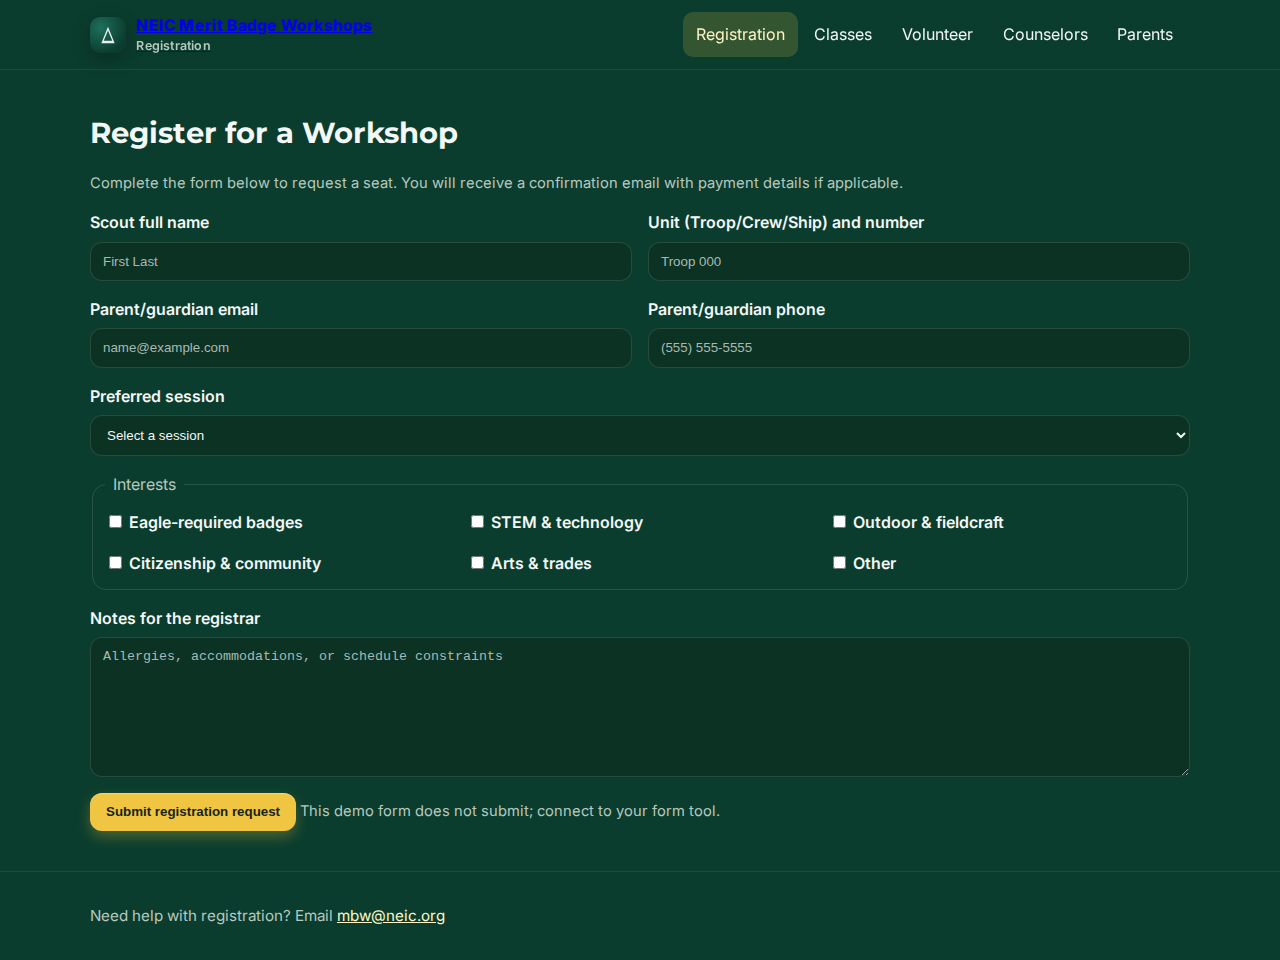
<file: site/registration.html>
<!doctype html>
<html lang="en">
  <head>
    <meta charset="utf-8">
    <meta name="viewport" content="width=device-width, initial-scale=1">
    <title>Registration — NEIC Merit Badge Workshops</title>
    <meta name="description" content="Register for Northeast Illinois Council Merit Badge Workshops.">
    <link rel="preconnect" href="https://fonts.googleapis.com">
    <link rel="preconnect" href="https://fonts.gstatic.com" crossorigin>
    <link href="https://fonts.googleapis.com/css2?family=Inter:wght@400;600;700;800&family=Montserrat:wght@700;900&display=swap" rel="stylesheet">
    <link rel="stylesheet" href="./assets/css/style.css">
  </head>
  <body>
    <a class="skip-link" href="#main">Skip to content</a>

    <header class="site-header">
      <div class="container" style="display:flex; align-items:center; justify-content:space-between; gap:1rem;">
        <a class="brand" href="./index.html" aria-label="NEIC Merit Badge Workshops home">
          <span class="brand__logo" aria-hidden="true">
            <svg width="20" height="20" viewBox="0 0 24 24" fill="none" xmlns="http://www.w3.org/2000/svg" style="opacity:.9">
              <path d="M12 2L4 22h16L12 2Zm0 4.5 5.1 12.5H6.9L12 6.5Z" fill="#fff"/>
            </svg>
          </span>
          <span class="brand__text">NEIC Merit Badge Workshops <span class="brand__sub">Registration</span></span>
        </a>
        <nav class="site-nav">
          <button class="nav-toggle" aria-label="Open menu" aria-expanded="false" aria-controls="site-menu" data-nav-toggle>
            <svg width="24" height="24" viewBox="0 0 24 24" fill="none" xmlns="http://www.w3.org/2000/svg">
              <path d="M4 6h16M4 12h16M4 18h16" stroke="#fff" stroke-width="2" stroke-linecap="round"/>
            </svg>
          </button>
          <div id="site-menu" class="nav-panel" data-nav-panel>
            <ul class="nav-links">
              <li><a href="registration.html" aria-current="page">Registration</a></li>
              <li><a href="classes.html">Classes</a></li>
              <li><a href="volunteer.html">Volunteer</a></li>
              <li><a href="counselors.html">Counselors</a></li>
              <li><a href="parents.html">Parents</a></li>
            </ul>
          </div>
        </nav>
      </div>
    </header>

    <main id="main" class="section">
      <div class="container">
        <h1 class="section__title">Register for a Workshop</h1>
        <p class="help">Complete the form below to request a seat. You will receive a confirmation email with payment details if applicable.</p>

        <form class="form" action="#" method="post" novalidate>
          <div class="two-col">
            <div class="field">
              <label for="scoutName">Scout full name</label>
              <input id="scoutName" name="scoutName" type="text" required placeholder="First Last" autocomplete="name" />
            </div>
            <div class="field">
              <label for="unit">Unit (Troop/Crew/Ship) and number</label>
              <input id="unit" name="unit" type="text" required placeholder="Troop 000" />
            </div>
          </div>

          <div class="two-col">
            <div class="field">
              <label for="email">Parent/guardian email</label>
              <input id="email" name="email" type="email" required placeholder="name@example.com" autocomplete="email" />
            </div>
            <div class="field">
              <label for="phone">Parent/guardian phone</label>
              <input id="phone" name="phone" type="tel" required placeholder="(555) 555-5555" autocomplete="tel" />
            </div>
          </div>

          <div class="field">
            <label for="session">Preferred session</label>
            <select id="session" name="session" required>
              <option value="" disabled selected>Select a session</option>
              <option value="tbd">TBD - to be announced</option>
            </select>
          </div>

          <fieldset>
            <legend>Interests</legend>
            <div class="three-col">
              <label><input type="checkbox" name="interests" value="eagle"/> Eagle-required badges</label>
              <label><input type="checkbox" name="interests" value="stem"/> STEM & technology</label>
              <label><input type="checkbox" name="interests" value="outdoor"/> Outdoor & fieldcraft</label>
              <label><input type="checkbox" name="interests" value="citizenship"/> Citizenship & community</label>
              <label><input type="checkbox" name="interests" value="arts"/> Arts & trades</label>
              <label><input type="checkbox" name="interests" value="other"/> Other</label>
            </div>
          </fieldset>

          <div class="field">
            <label for="notes">Notes for the registrar</label>
            <textarea id="notes" name="notes" placeholder="Allergies, accommodations, or schedule constraints"></textarea>
          </div>

          <div>
            <button class="btn" type="submit">Submit registration request</button>
            <span class="help">This demo form does not submit; connect to your form tool.</span>
          </div>
        </form>
      </div>
    </main>

    <footer class="site-footer">
      <div class="container">
        <div>Need help with registration? Email <a href="mailto:mbw@neic.org">mbw@neic.org</a></div>
      </div>
    </footer>

    <script src="./assets/js/main.js" defer></script>
  </body>
</html>
</file>
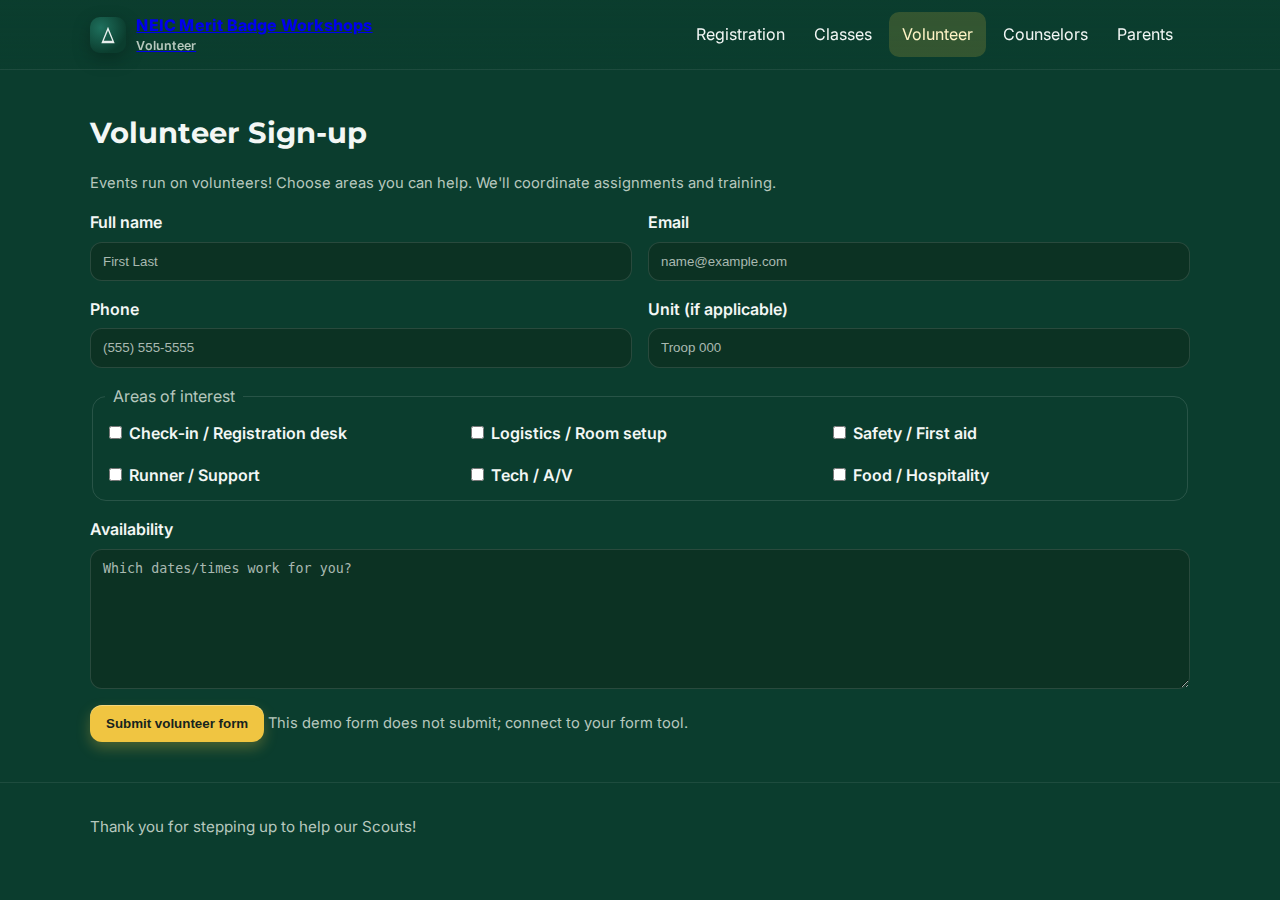
<file: site/volunteer.html>
<!doctype html>
<html lang="en">
  <head>
    <meta charset="utf-8">
    <meta name="viewport" content="width=device-width, initial-scale=1">
    <title>Volunteer — NEIC Merit Badge Workshops</title>
    <meta name="description" content="Volunteer to help run NEIC Merit Badge Workshops.">
    <link rel="preconnect" href="https://fonts.googleapis.com">
    <link rel="preconnect" href="https://fonts.gstatic.com" crossorigin>
    <link href="https://fonts.googleapis.com/css2?family=Inter:wght@400;600;700;800&family=Montserrat:wght@700;900&display=swap" rel="stylesheet">
    <link rel="stylesheet" href="./assets/css/style.css">
  </head>
  <body>
    <a class="skip-link" href="#main">Skip to content</a>

    <header class="site-header">
      <div class="container" style="display:flex; align-items:center; justify-content:space-between; gap:1rem;">
        <a class="brand" href="./index.html" aria-label="NEIC Merit Badge Workshops home">
          <span class="brand__logo" aria-hidden="true">
            <svg width="20" height="20" viewBox="0 0 24 24" fill="none" xmlns="http://www.w3.org/2000/svg" style="opacity:.9">
              <path d="M12 2L4 22h16L12 2Zm0 4.5 5.1 12.5H6.9L12 6.5Z" fill="#fff"/>
            </svg>
          </span>
          <span class="brand__text">NEIC Merit Badge Workshops <span class="brand__sub">Volunteer</span></span>
        </a>
        <nav class="site-nav">
          <button class="nav-toggle" aria-label="Open menu" aria-expanded="false" aria-controls="site-menu" data-nav-toggle>
            <svg width="24" height="24" viewBox="0 0 24 24" fill="none" xmlns="http://www.w3.org/2000/svg">
              <path d="M4 6h16M4 12h16M4 18h16" stroke="#fff" stroke-width="2" stroke-linecap="round"/>
            </svg>
          </button>
          <div id="site-menu" class="nav-panel" data-nav-panel>
            <ul class="nav-links">
              <li><a href="registration.html">Registration</a></li>
              <li><a href="classes.html">Classes</a></li>
              <li><a href="volunteer.html" aria-current="page">Volunteer</a></li>
              <li><a href="counselors.html">Counselors</a></li>
              <li><a href="parents.html">Parents</a></li>
            </ul>
          </div>
        </nav>
      </div>
    </header>

    <main id="main" class="section">
      <div class="container">
        <h1 class="section__title">Volunteer Sign-up</h1>
        <p class="help">Events run on volunteers! Choose areas you can help. We'll coordinate assignments and training.</p>

        <form class="form" action="#" method="post" novalidate>
          <div class="two-col">
            <div class="field">
              <label for="name">Full name</label>
              <input id="name" name="name" type="text" required placeholder="First Last" autocomplete="name" />
            </div>
            <div class="field">
              <label for="email">Email</label>
              <input id="email" name="email" type="email" required placeholder="name@example.com" autocomplete="email" />
            </div>
          </div>

          <div class="two-col">
            <div class="field">
              <label for="phone">Phone</label>
              <input id="phone" name="phone" type="tel" required placeholder="(555) 555-5555" autocomplete="tel" />
            </div>
            <div class="field">
              <label for="unit">Unit (if applicable)</label>
              <input id="unit" name="unit" type="text" placeholder="Troop 000" />
            </div>
          </div>

          <fieldset>
            <legend>Areas of interest</legend>
            <div class="three-col">
              <label><input type="checkbox" name="areas" value="checkin"/> Check‑in / Registration desk</label>
              <label><input type="checkbox" name="areas" value="logistics"/> Logistics / Room setup</label>
              <label><input type="checkbox" name="areas" value="safety"/> Safety / First aid</label>
              <label><input type="checkbox" name="areas" value="runner"/> Runner / Support</label>
              <label><input type="checkbox" name="areas" value="tech"/> Tech / A/V</label>
              <label><input type="checkbox" name="areas" value="food"/> Food / Hospitality</label>
            </div>
          </fieldset>

          <div class="field">
            <label for="availability">Availability</label>
            <textarea id="availability" name="availability" placeholder="Which dates/times work for you?"></textarea>
          </div>

          <div>
            <button class="btn" type="submit">Submit volunteer form</button>
            <span class="help">This demo form does not submit; connect to your form tool.</span>
          </div>
        </form>
      </div>
    </main>

    <footer class="site-footer">
      <div class="container">
        <div>Thank you for stepping up to help our Scouts!</div>
      </div>
    </footer>

    <script src="./assets/js/main.js" defer></script>
  </body>
</html>
</file>
<file: site/assets/css/style.css>
/* NEIC Merit Badge Workshops - Mobile-first theme */
:root {
  --color-bg: #0b3d2e;           /* deep forest */
  --color-surface: #113d2c;      /* forest shade */
  --color-primary: #1e6f5c;      /* fern */
  --color-accent: #f0c541;       /* scout gold */
  --color-danger: #c25400;       /* burnt orange */
  --color-text: #f3f7f5;         /* near-white */
  --color-muted: #b7c8be;        /* desaturated green-gray */

  --radius-sm: 8px;
  --radius-md: 14px;
  --radius-lg: 22px;

  --shadow-1: 0 6px 18px rgba(0,0,0,.25);
  --shadow-2: 0 12px 30px rgba(0,0,0,.35);

  --container-max: 1100px;
}

/* Reset / base */
* { box-sizing: border-box; }
html, body { height: 100%; }
body {
  margin: 0;
  font-family: Inter, system-ui, -apple-system, Segoe UI, Roboto, Ubuntu, Cantarell, "Helvetica Neue", Arial, "Noto Sans", "Apple Color Emoji", "Segoe UI Emoji";
  color: var(--color-text);
  background: var(--color-bg);
  line-height: 1.6;
  -webkit-font-smoothing: antialiased;
  -moz-osx-font-smoothing: grayscale;
}
img { max-width: 100%; display: block; }
svg { display: block; }

.container { width: min(var(--container-max), 100% - 2rem); margin: 0 auto; }

/* Skip link */
.skip-link {
  position: absolute; left: -999px; top: -999px;
}
.skip-link:focus {
  left: 1rem; top: 1rem; z-index: 1000;
  background: var(--color-accent); color: #1b1b1b;
  padding: .5rem .75rem; border-radius: var(--radius-sm);
}

/* Header / Nav */
.site-header {
  position: sticky; top: 0; z-index: 50;
  backdrop-filter: blur(8px);
  background: linear-gradient(180deg, rgba(11,61,46,.9), rgba(11,61,46,.7));
  border-bottom: 1px solid rgba(255,255,255,.08);
}
.brand {
  display: flex; align-items: center; gap: .65rem; padding: .8rem 0;
}
.brand__logo {
  width: 36px; height: 36px;
  background: radial-gradient(120% 120% at 30% 30%, #1e6f5c 0%, #0b3d2e 60%);
  border-radius: 10px; box-shadow: var(--shadow-1);
  display: grid; place-items: center;
}
.brand__text { font-weight: 800; letter-spacing: .2px; }
.brand__sub { display: block; font-weight: 600; color: var(--color-muted); font-size: .78rem; margin-top: -2px; }

.site-nav { position: relative; }
.nav-toggle {
  -webkit-tap-highlight-color: transparent;
  appearance: none; border: 0; background: transparent; color: var(--color-text);
  width: 44px; height: 44px; display: grid; place-items: center; border-radius: 10px;
}
.nav-toggle:hover { background: rgba(255,255,255,.06); }

.nav-panel {
  display: none;
  position: absolute; right: 0; top: calc(100% + 8px);
  background: var(--color-surface);
  border: 1px solid rgba(255,255,255,.06);
  border-radius: var(--radius-md);
  box-shadow: var(--shadow-2);
  min-width: 240px;
}
.nav-panel.open { display: block; }
.nav-links { list-style: none; margin: 0; padding: .25rem; }
.nav-links a {
  display: block; padding: .75rem .9rem; border-radius: 10px; color: var(--color-text); text-decoration: none;
}
.nav-links a:hover { background: rgba(255,255,255,.06); }
.nav-links a[aria-current="page"] { background: rgba(240,197,65,.18); color: #fff4c6; }

/* Desktop nav */
@media (min-width: 860px) {
  .nav-panel { all: unset; display: block; }
  .nav-links { display: flex; gap: .25rem; }
  .nav-links a { padding: .6rem .8rem; }
  .nav-toggle { display: none; }
}

/* Hero */
.hero {
  position: relative; isolation: isolate;
  padding: clamp(3rem, 6vw, 5rem) 0;
  background:
    radial-gradient(1200px 200px at 10% -10%, rgba(240,197,65,.15), transparent 70%),
    radial-gradient(800px 200px at 90% -15%, rgba(30,111,92,.33), transparent 70%),
    linear-gradient(180deg, rgba(17,61,44,.9), rgba(11,61,46,0) 65%);
}
.hero__grid { display: grid; gap: 1.5rem; align-items: center; }
@media (min-width: 860px) {
  .hero__grid { grid-template-columns: 1.15fr .85fr; }
}
.hero h1 { font-family: Montserrat, Inter, system-ui, sans-serif; font-size: clamp(1.8rem, 4.6vw, 3.2rem); line-height: 1.1; margin: 0 0 .75rem; }
.hero p { margin: 0 0 1.25rem; color: var(--color-muted); font-size: clamp(1rem, 2.6vw, 1.1rem); }
.eyebrow { display: inline-block; font-weight: 800; font-size: .78rem; letter-spacing: .12em; text-transform: uppercase; color: #fff4c6; background: rgba(240,197,65,.18); padding: .25rem .5rem; border-radius: 999px; margin-bottom: .75rem; }

.hero-card { background: color-mix(in oklab, var(--color-surface) 92%, black 8%); border: 1px solid rgba(255,255,255,.06); border-radius: var(--radius-lg); padding: 1rem; box-shadow: var(--shadow-1); }
.hero-card__title { font-weight: 700; margin: 0 0 .25rem; }
.hero-card__meta { color: var(--color-muted); font-size: .95rem; }

/* Sections */
.section { padding: 2.5rem 0; }
.section__title { font-family: Montserrat, Inter, system-ui, sans-serif; font-size: clamp(1.25rem, 3.2vw, 1.8rem); margin: 0 0 1rem; }
.grid { display: grid; gap: 1rem; }
.grid--cards { grid-template-columns: repeat(auto-fill, minmax(240px, 1fr)); }
.card { background: color-mix(in oklab, var(--color-surface) 90%, black 10%); border: 1px solid rgba(255,255,255,.07); border-radius: var(--radius-md); padding: 1rem; box-shadow: var(--shadow-1); }
.card h3 { margin: 0 0 .5rem; font-size: 1.1rem; }
.card p { margin: 0; color: var(--color-muted); }

/* Buttons */
.btn { appearance: none; border: 0; cursor: pointer; text-decoration: none; display: inline-flex; align-items: center; gap: .5rem; padding: .7rem 1rem; border-radius: 12px; font-weight: 700; color: #16241e; background: var(--color-accent); box-shadow: 0 6px 14px rgba(240,197,65,.28), inset 0 1px 0 rgba(255,255,255,.3); }
.btn:hover { filter: brightness(1.05); transform: translateY(-1px); }
.btn:active { transform: translateY(0); }
.btn--outline { background: transparent; color: var(--color-text); border: 1px solid rgba(255,255,255,.18); box-shadow: none; }

/* Forms */
.form { display: grid; gap: 1rem; }
.field { display: grid; gap: .35rem; }
label { font-weight: 600; }
input[type="text"], input[type="email"], input[type="tel"], input[type="date"], select, textarea {
  width: 100%; padding: .7rem .75rem; border-radius: 12px; border: 1px solid rgba(255,255,255,.12);
  background: color-mix(in oklab, var(--color-surface) 88%, black 12%);
  color: var(--color-text);
}
input::placeholder, textarea::placeholder { color: #a9b9b1; }
textarea { min-height: 140px; }
fieldset { border: 1px solid rgba(255,255,255,.12); border-radius: 14px; padding: .75rem; }
legend { padding: 0 .5rem; color: var(--color-muted); }
.help { color: var(--color-muted); font-size: .92rem; }

/* FAQ */
.faq details { background: color-mix(in oklab, var(--color-surface) 92%, black 8%); border: 1px solid rgba(255,255,255,.07); border-radius: var(--radius-md); padding: .75rem 1rem; }
.faq details + details { margin-top: .75rem; }
.faq summary { cursor: pointer; font-weight: 700; }

/* Footer */
.site-footer { padding: 2rem 0; border-top: 1px solid rgba(255,255,255,.08); color: var(--color-muted); font-size: .95rem; }
.site-footer a { color: #fff4c6; }

/* Utility */
.stack-sm > * + * { margin-top: .5rem; }
.stack-md > * + * { margin-top: 1rem; }
.stack-lg > * + * { margin-top: 1.5rem; }

/* Tables (for catalog placeholders) */
.table { width: 100%; border-collapse: collapse; }
.table th, .table td { padding: .6rem .5rem; border-bottom: 1px solid rgba(255,255,255,.08); text-align: left; }
.table thead th { color: #fff4c6; font-weight: 700; }

/* Responsive helpers */
@media (min-width: 640px) { .two-col { display: grid; grid-template-columns: 1fr 1fr; gap: 1rem; } }
@media (min-width: 960px) { .three-col { display: grid; grid-template-columns: repeat(3, 1fr); gap: 1rem; } }
</file>
<file: assets/css/style.css>
/* NEIC Merit Badge Workshops - Mobile-first theme */
:root {
  --color-bg: #F3ECD4;           /* light khaki */
  --color-surface: #FFFFFF;      /* light surface */
  --color-primary: #003F87;      /* Scouting America blue */
  --color-accent: #003F87;       /* Scouting America blue */
  --color-cta: #F2B100;          /* golden yellow for CTA */
  --color-danger: #c25400;       /* burnt orange */
  --color-text: #1B1B1B;         /* near-black */
  --color-muted: #4B5563;        /* slate gray */

  --radius-sm: 8px;
  --radius-md: 14px;
  --radius-lg: 22px;

  --shadow-1: 0 6px 18px rgba(0,0,0,.25);
  --shadow-2: 0 12px 30px rgba(0,0,0,.35);

  --container-max: 1100px;
}

/* Reset / base */
* { box-sizing: border-box; }
html, body { height: 100%; }
body {
  margin: 0;
  font-family: Inter, system-ui, -apple-system, Segoe UI, Roboto, Ubuntu, Cantarell, "Helvetica Neue", Arial, "Noto Sans", "Apple Color Emoji", "Segoe UI Emoji";
  color: var(--color-text);
  background: var(--color-bg);
  line-height: 1.6;
  -webkit-font-smoothing: antialiased;
  -moz-osx-font-smoothing: grayscale;
}
/* Global link styles tuned for light theme */
a { color: var(--color-primary); text-decoration-color: color-mix(in oklab, var(--color-primary) 40%, transparent); text-underline-offset: 2px; }
a:visited { color: color-mix(in oklab, var(--color-primary) 86%, black 14%); }
a:hover { color: color-mix(in oklab, var(--color-primary) 92%, black 8%); }

/* Enhanced warm animated background overlays */
body::before {
  content: "";
  position: fixed; inset: 0; z-index: -1; pointer-events: none;
  background:
    /* primary background photo (new graphic) */
    url('../img/merit-badges-bg.jpg') center/cover no-repeat,
    /* fallback to previous vector if the photo is unavailable */
    url('../img/scouting-merit-badges.svg') center/cover no-repeat,
    /* soft blue accents near top corners */
    radial-gradient(820px 260px at 12% -8%, rgba(0,63,135,.10), transparent 72%),
    radial-gradient(720px 240px at 88% -12%, rgba(0,63,135,.06), transparent 72%),
    /* warm khaki wash lower center */
    radial-gradient(1100px 320px at 40% 130%, rgba(200,170,110,.10), transparent 70%);
  opacity: .2; /* keep photo subtle behind content */
  animation: bgFloat 30s ease-in-out infinite alternate;
  will-change: transform, filter;
}
@keyframes bgFloat {
  0% { transform: translate3d(0, 0, 0) scale(1); filter: saturate(1.0); }
  100% { transform: translate3d(0, 26px, 0) scale(1.03); filter: saturate(1.08); }
}

/* Secondary drifting layer for more depth and activity */
body::after {
  content: "";
  position: fixed; inset: 0; z-index: -2; pointer-events: none;
  background:
    radial-gradient(900px 280px at 85% 120%, rgba(0,63,135,.08), transparent 70%),
    radial-gradient(700px 240px at 15% 110%, rgba(0,63,135,.04), transparent 70%);
  animation: bgFloat2 46s ease-in-out infinite alternate-reverse;
  will-change: transform, filter;
}
@keyframes bgFloat2 {
  0% { transform: translate3d(0, 0, 0) scale(1.01); filter: saturate(1.0); }
  100% { transform: translate3d(-18px, -20px, 0) scale(1.025); filter: saturate(1.06); }
}

/* Respect motion preferences */
@media (prefers-reduced-motion: reduce) {
  body::before, body::after { animation: none; transform: none; filter: none; }
}
img { max-width: 100%; display: block; }
svg { display: block; }

.container { width: min(var(--container-max), 100% - 2rem); margin: 0 auto; }

/* Skip link */
.skip-link {
  position: absolute; left: -999px; top: -999px;
}
.skip-link:focus {
  left: 1rem; top: 1rem; z-index: 1000;
  background: var(--color-accent); color: #ffffff;
  padding: .5rem .75rem; border-radius: var(--radius-sm);
}

/* Header / Nav */
.site-header {
  position: sticky; top: 0; z-index: 50;
  backdrop-filter: blur(8px);
  background: linear-gradient(180deg, rgba(255,255,255,.85), rgba(255,255,255,.65));
  border-bottom: 1px solid rgba(0,0,0,.08);
}
.brand {
  display: flex; align-items: center; gap: .65rem; padding: .8rem 0;
}
.brand a { color: inherit; text-decoration: none; display: inline-flex; align-items: center; }
.brand__logo-link { line-height: 0; }
.brand__logo {
  width: 36px; height: 36px;
  background: #ffffff; /* light tile for contrast */
  border-radius: 10px; box-shadow: var(--shadow-1);
  display: grid; place-items: center;
  overflow: hidden;
}
.brand__logo img, .brand__logo svg {
  width: 26px; height: 26px; display: block;
}
.brand__text { font-weight: 800; letter-spacing: .2px; color: inherit; text-decoration: none; }
.brand__sub { display: block; font-weight: 600; color: var(--color-muted); font-size: .78rem; margin-top: -2px; }

/* Ensure the page name stacks below the site name */
.brand .brand__text { display: block; line-height: 1.05; }

.site-nav { position: relative; }
.nav-toggle {
  -webkit-tap-highlight-color: transparent;
  appearance: none; border: 0; background: transparent; color: var(--color-text);
  width: 44px; height: 44px; display: grid; place-items: center; border-radius: 10px;
}
.nav-toggle:hover { background: rgba(0,63,135,.08); }
/* Ensure hamburger icon uses high-contrast stroke */
.nav-toggle svg path { stroke: currentColor; }

.nav-panel {
  display: none;
  position: absolute; right: 0; top: calc(100% + 8px);
  background: var(--color-surface);
  border: 1px solid rgba(0,0,0,.08);
  border-radius: var(--radius-md);
  box-shadow: var(--shadow-2);
  min-width: 240px;
}
.nav-panel.open { display: block; }
.nav-links { list-style: none; margin: 0; padding: .25rem; }
.nav-links a {
  display: block; padding: .75rem .9rem; border-radius: 10px; color: var(--color-text); text-decoration: none;
}
.nav-links a:hover { background: rgba(0,63,135,.08); }
.nav-links a[aria-current="page"] { background: rgba(0,63,135,.12); color: var(--color-primary); }

/* Desktop nav */
@media (min-width: 860px) {
  .nav-panel { all: unset; display: block; }
  .nav-links { display: flex; gap: .25rem; }
  .nav-links a { padding: .6rem .8rem; }
  .nav-toggle { display: none; }
}

/* Hero */
.hero {
  position: relative; isolation: isolate;
  padding: clamp(3rem, 6vw, 5rem) 0;
  background:
    radial-gradient(1200px 200px at 10% -10%, rgba(0,63,135,.10), transparent 70%),
    radial-gradient(800px 200px at 90% -15%, rgba(0,63,135,.06), transparent 70%),
    linear-gradient(180deg, rgba(255,255,255,.85), rgba(255,255,255,0) 65%);
}
/* Use global body background image instead; disable hero-specific layer */
.hero--photo::before { content: none; }
.hero__grid { display: grid; gap: 1.5rem; align-items: center; }
@media (min-width: 860px) {
  .hero__grid { grid-template-columns: 1.15fr .85fr; }
}
.hero h1 { font-family: Montserrat, Inter, system-ui, sans-serif; font-size: clamp(1.8rem, 4.6vw, 3.2rem); line-height: 1.1; margin: 0 0 .75rem; }
.hero p { margin: 0 0 1.25rem; color: var(--color-muted); font-size: clamp(1rem, 2.6vw, 1.1rem); }
.eyebrow { display: inline-block; font-weight: 800; font-size: .78rem; letter-spacing: .12em; text-transform: uppercase; color: var(--color-primary); background: rgba(0,63,135,.10); padding: .25rem .5rem; border-radius: 999px; margin-bottom: .75rem; }

/* Prominent MBW logo aligned with title */
.hero-title {
  display: grid;
  grid-template-columns: auto 1fr;
  align-items: center;
  gap: .9rem;
  margin-bottom: .5rem;
}
.mbw-logo-hero {
  width: clamp(72px, 12vw, 120px);
  height: auto;
  padding: 0; /* no tile */
  background: transparent; /* remove cream tile */
  border-radius: 0;
  box-shadow: none;
}

.hero-card { background: color-mix(in oklab, var(--color-surface) 96%, black 4%); border: 1px solid rgba(0,0,0,.08); border-radius: var(--radius-lg); padding: 1rem; box-shadow: var(--shadow-1); }
.hero-card__title { font-weight: 700; margin: 0 0 .25rem; }
.hero-card__meta { color: var(--color-muted); font-size: .95rem; }

/* Sections */
.section { padding: 2.5rem 0; }
.section__title { font-family: Montserrat, Inter, system-ui, sans-serif; font-size: clamp(1.25rem, 3.2vw, 1.8rem); margin: 0 0 1rem; }
.grid { display: grid; gap: 1rem; }
.grid--cards { grid-template-columns: repeat(auto-fill, minmax(240px, 1fr)); }
.card { background: color-mix(in oklab, var(--color-surface) 96%, black 4%); border: 1px solid rgba(0,0,0,.08); border-radius: var(--radius-md); padding: 1rem; box-shadow: var(--shadow-1); }
.card h3 { margin: 0 0 .5rem; font-size: 1.1rem; }
.card p { margin: 0; color: var(--color-muted); }

/* MBW logo tile used in body content */
/* Retain smaller logo tile utility if used elsewhere */
.logo-tile {
  display: inline-grid;
  place-items: center;
  width: auto;
  height: auto;
  background: transparent; /* remove tile */
  border-radius: 0;
  box-shadow: none;
  margin: 0 0 .75rem 0;
}
.logo-tile img, .logo-tile svg { width: 44px; height: 44px; }

/* Buttons */
/* Darken button backgrounds to improve text contrast across themes */
.btn {
  appearance: none;
  border: 0;
  cursor: pointer;
  text-decoration: none;
  display: inline-flex;
  align-items: center;
  gap: .5rem;
  padding: .7rem 1rem;
  border-radius: 12px;
  font-weight: 700;
  color: #ffffff;
  background: color-mix(in oklab, var(--color-accent) 82%, black 18%);
  box-shadow: 0 6px 14px rgba(0,63,135,.25), inset 0 1px 0 rgba(255,255,255,.25);
}
/* Darken on hover to maintain/increase contrast with white text */
.btn:hover {
  transform: translateY(-1px);
  background: color-mix(in oklab, var(--color-accent) 74%, black 26%);
  color: #ffffff;
}
.btn:active { transform: translateY(0); }
/* Strong, visible keyboard focus without reducing text contrast */
.btn:focus-visible {
  outline: 3px solid color-mix(in oklab, var(--color-primary) 65%, black 35%);
  outline-offset: 2px;
}
/* Ensure visited links don't turn button text blue */
.btn:visited { color: #ffffff; }
/* Outline buttons become filled secondary buttons for better visibility */
.btn--outline {
  background: color-mix(in oklab, var(--color-primary) 78%, black 22%);
  color: #ffffff;
  border: 0;
  box-shadow: 0 6px 14px rgba(0,63,135,.22), inset 0 1px 0 rgba(255,255,255,.18);
}
.btn--outline:visited { color: #ffffff; }

/* CTA variant: yellow button with dark text */
.btn--cta {
  background: color-mix(in oklab, var(--color-cta) 86%, black 14%);
  color: #1B1B1B;
  box-shadow: 0 6px 14px rgba(230,170,0,.25), inset 0 1px 0 rgba(255,255,255,.35);
}
.btn--cta:hover {
  background: color-mix(in oklab, var(--color-cta) 76%, black 24%);
  color: #1B1B1B;
}
.btn--cta:visited { color: #1B1B1B; }


/* Forms */
.form { display: grid; gap: 1rem; }
.field { display: grid; gap: .35rem; }
label { font-weight: 600; }
input[type="text"], input[type="email"], input[type="tel"], input[type="date"], select, textarea {
  width: 100%; padding: .7rem .75rem; border-radius: 12px; border: 1px solid rgba(0,0,0,.12);
  background: color-mix(in oklab, var(--color-surface) 96%, black 4%);
  color: var(--color-text);
}
input::placeholder, textarea::placeholder { color: #6b7280; }
textarea { min-height: 140px; }
fieldset { border: 1px solid rgba(0,0,0,.12); border-radius: 14px; padding: .75rem; }
legend { padding: 0 .5rem; color: var(--color-muted); }
.help { color: var(--color-muted); font-size: .92rem; }

/* FAQ */
.faq details { background: color-mix(in oklab, var(--color-surface) 92%, black 8%); border: 1px solid rgba(255,255,255,.07); border-radius: var(--radius-md); padding: .75rem 1rem; }
.faq details + details { margin-top: .75rem; }
.faq summary { cursor: pointer; font-weight: 700; }

/* Footer */
.site-footer { padding: 2rem 0; border-top: 1px solid rgba(0,0,0,.08); color: var(--color-muted); font-size: .95rem; }
.site-footer a { color: var(--color-primary); }

/* Utility */
.stack-sm > * + * { margin-top: .5rem; }
.stack-md > * + * { margin-top: 1rem; }
.stack-lg > * + * { margin-top: 1.5rem; }

/* Tables (for catalog placeholders) */
.table { width: 100%; border-collapse: collapse; }
.table th, .table td { padding: .6rem .5rem; border-bottom: 1px solid rgba(0,0,0,.08); text-align: left; }
.table thead th { color: var(--color-primary); font-weight: 700; }

/* Responsive helpers */
@media (min-width: 640px) { .two-col { display: grid; grid-template-columns: 1fr 1fr; gap: 1rem; } }
@media (min-width: 960px) { .three-col { display: grid; grid-template-columns: repeat(3, 1fr); gap: 1rem; } }
</file>
